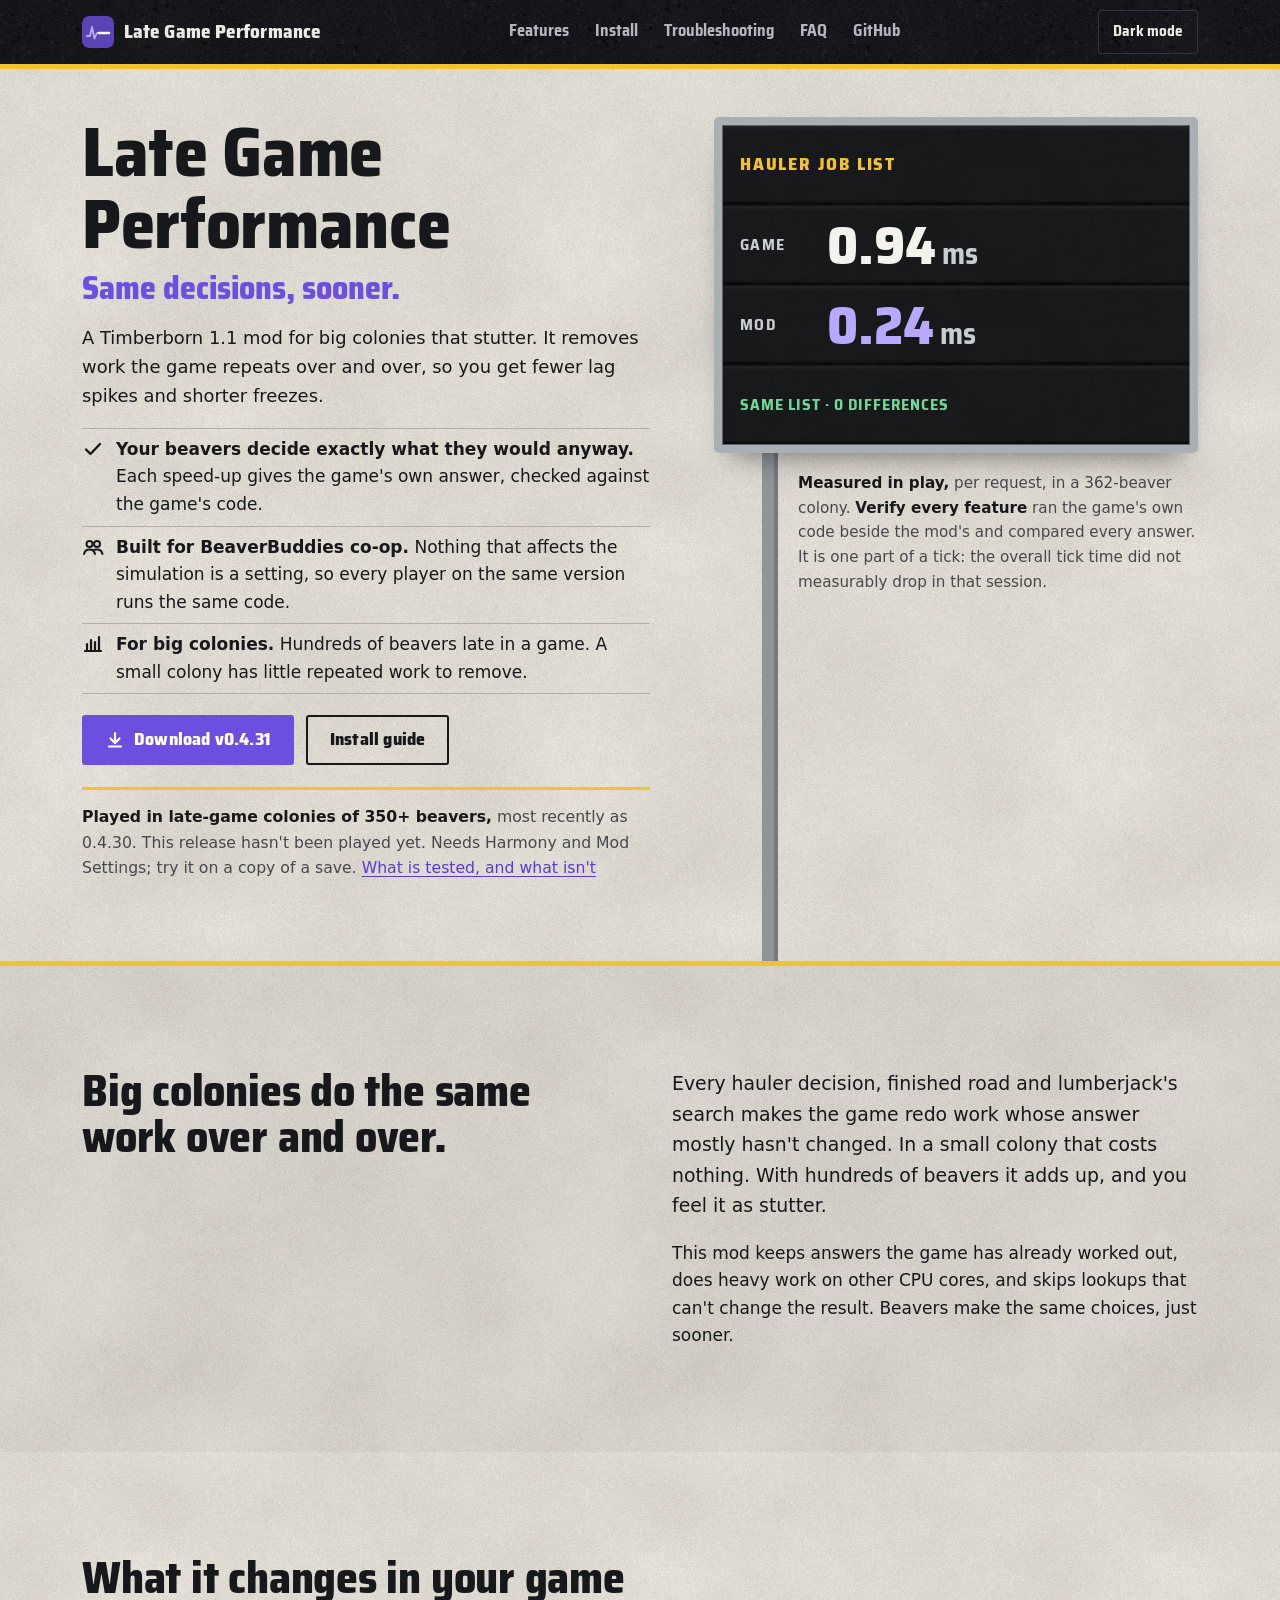
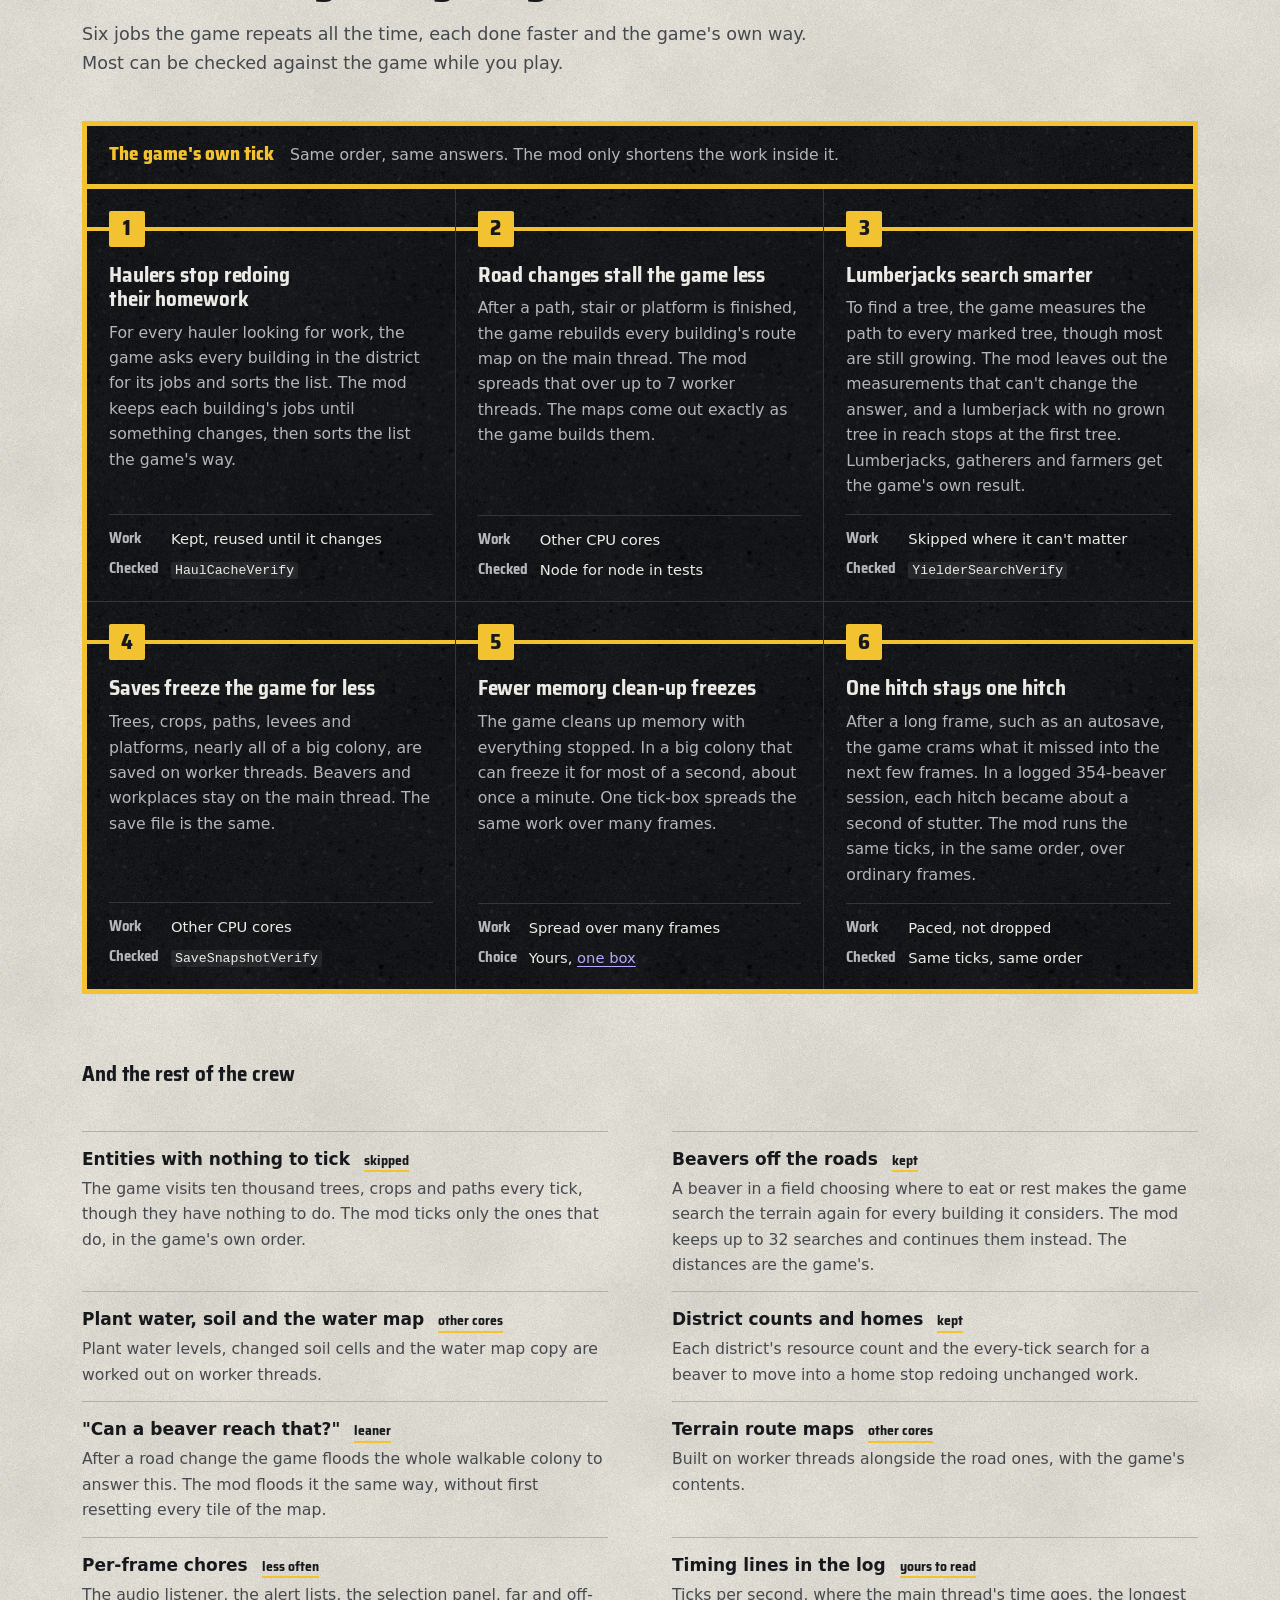
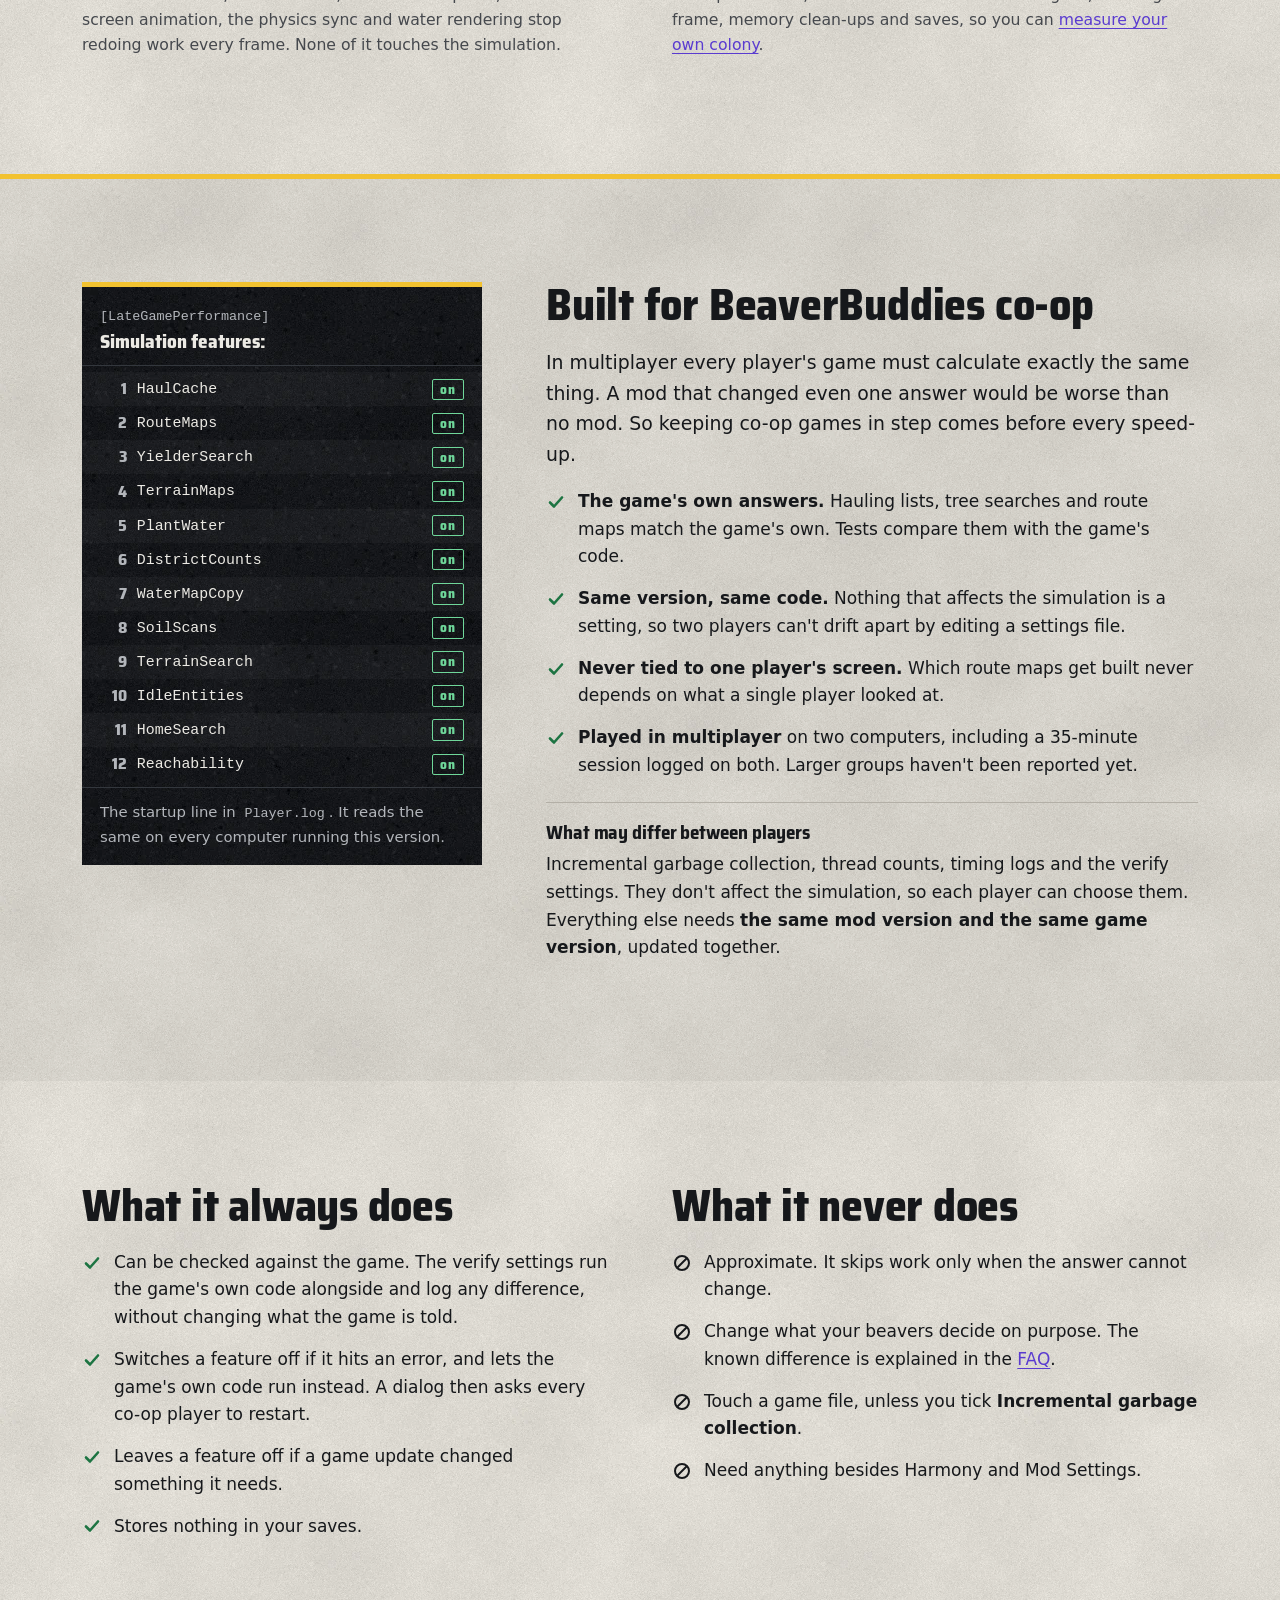
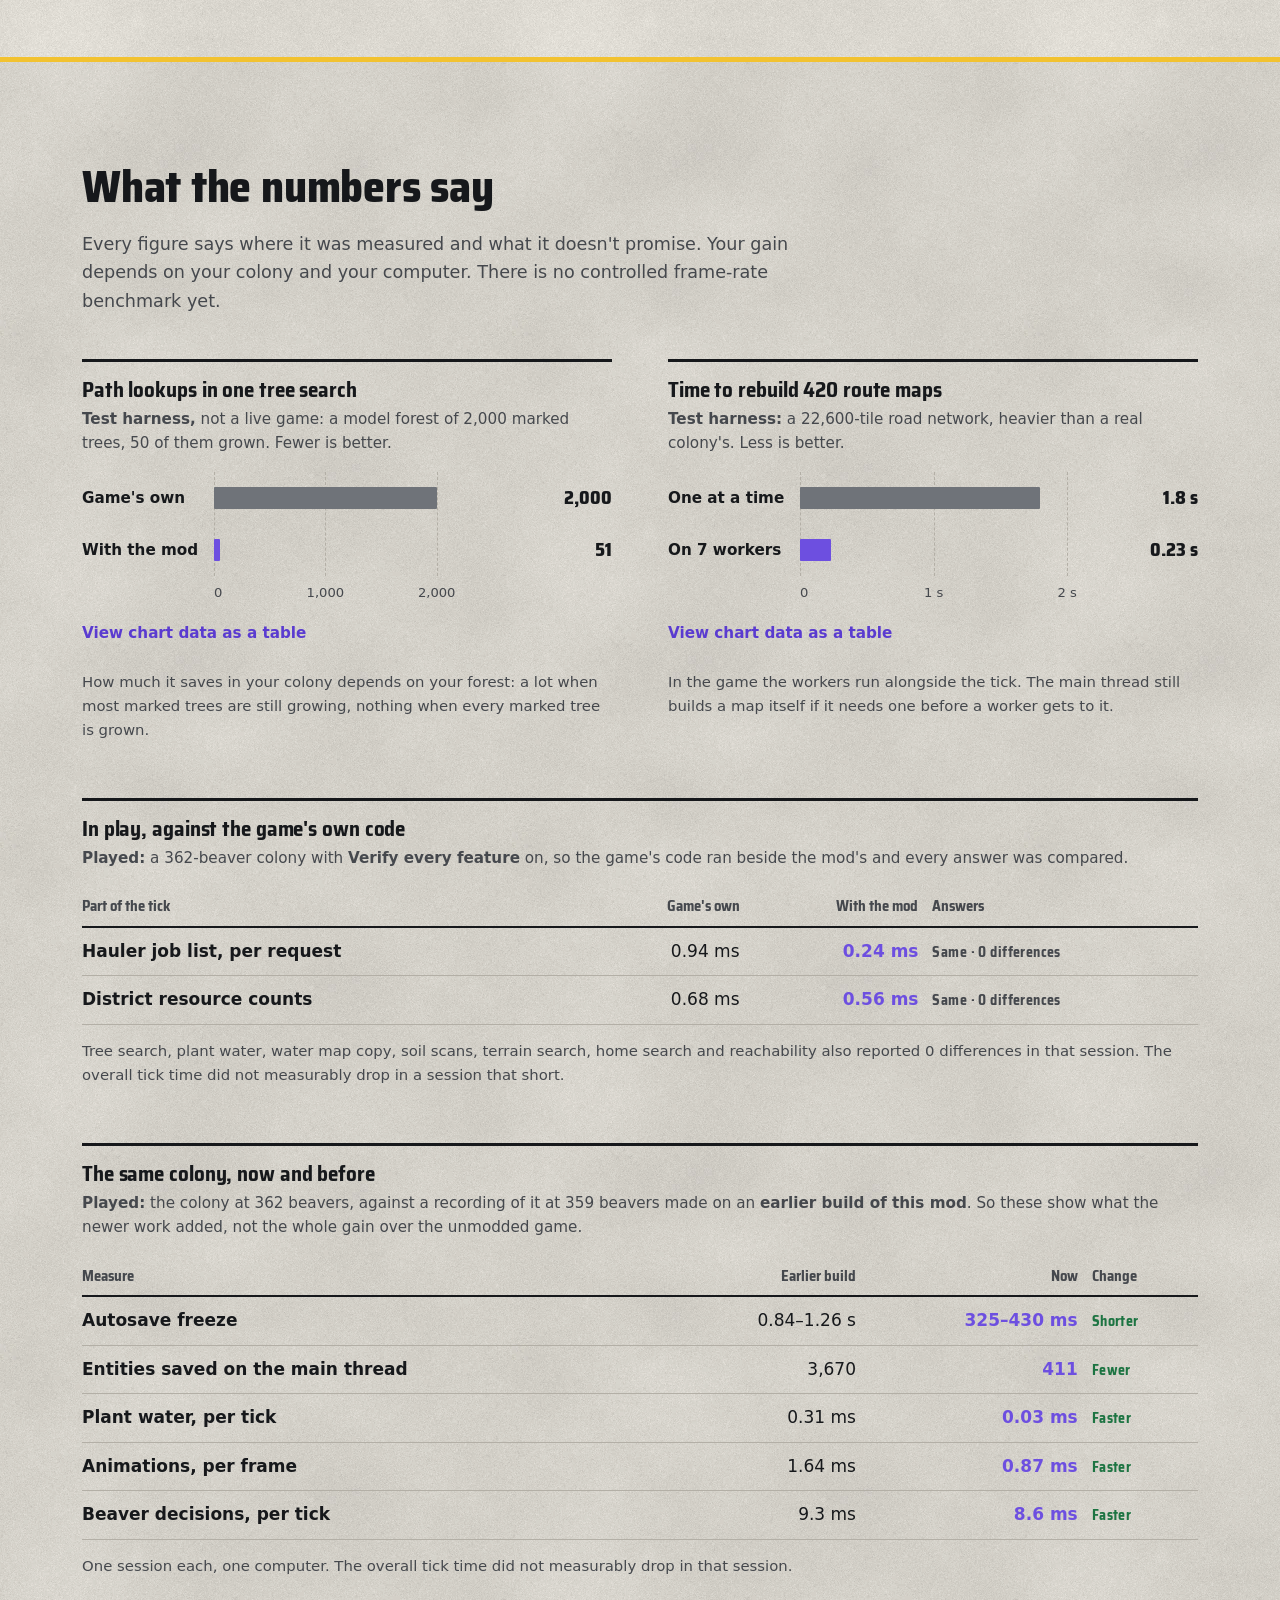
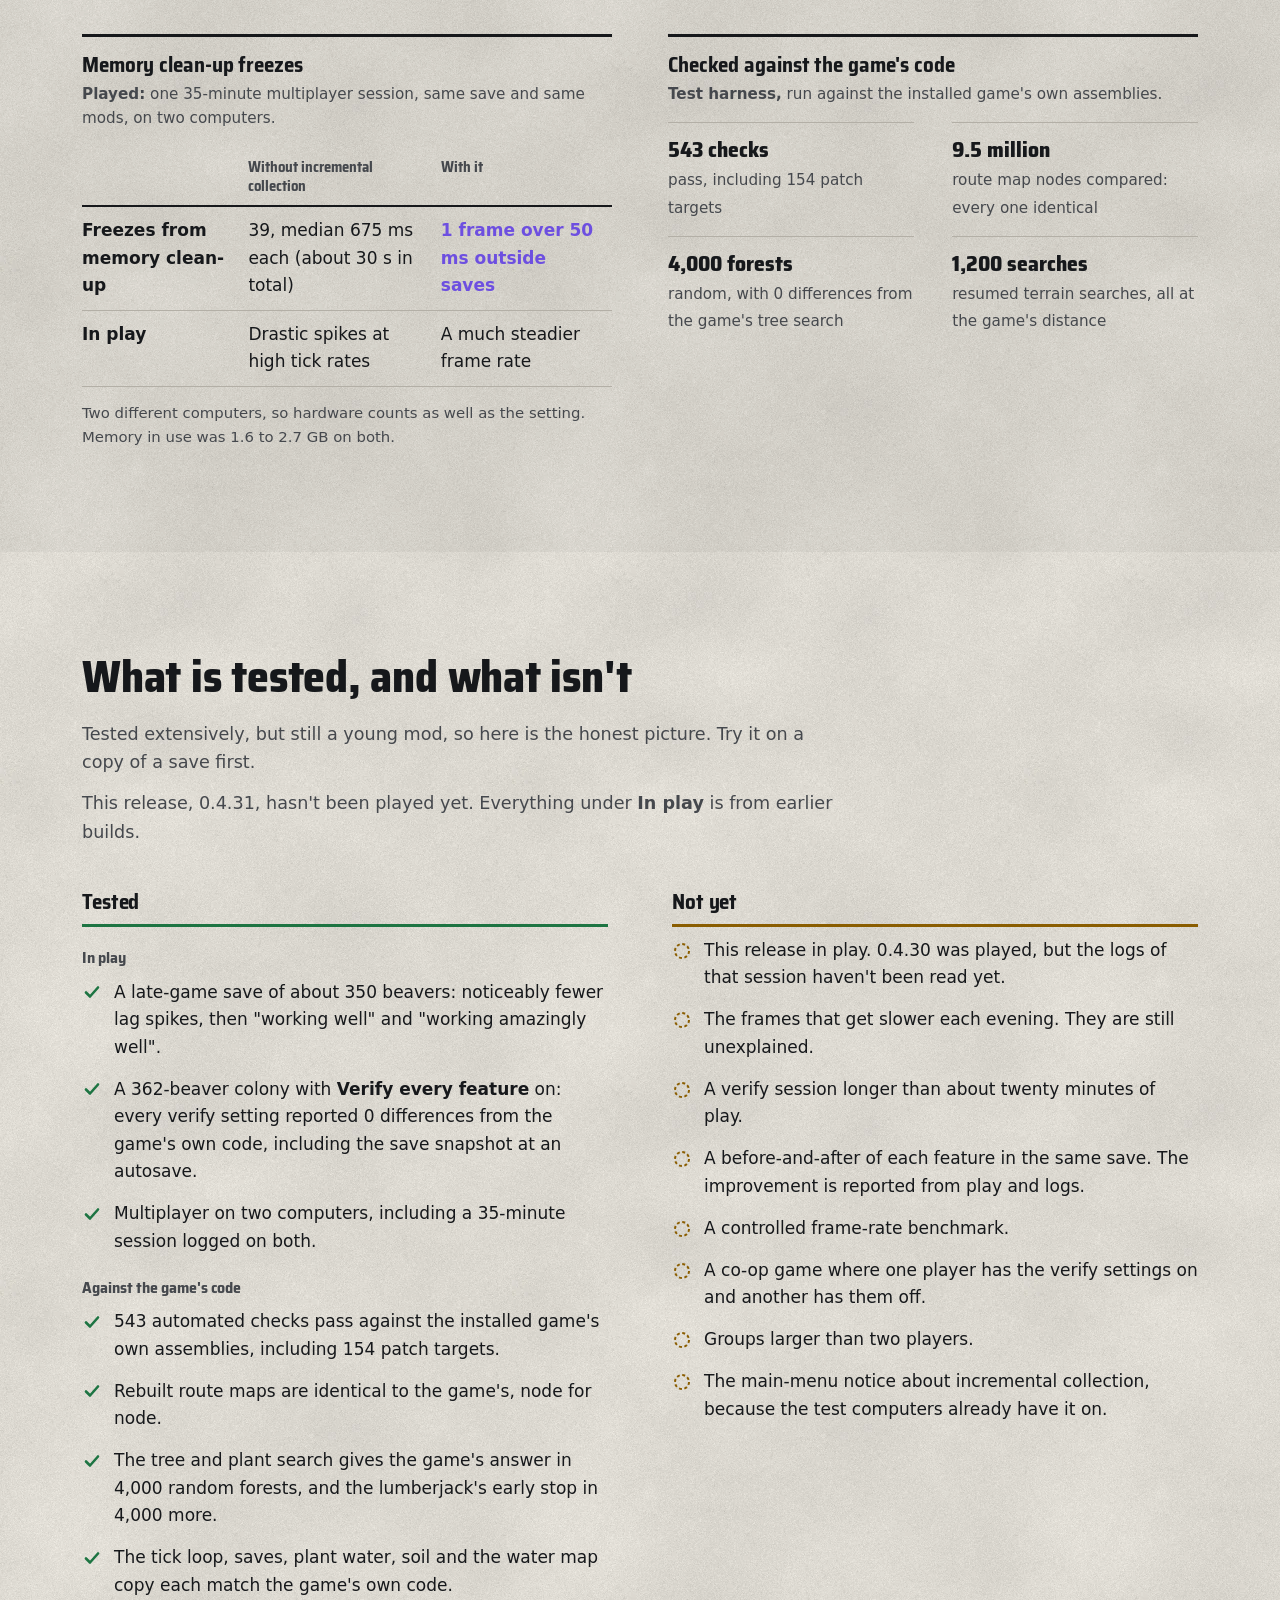
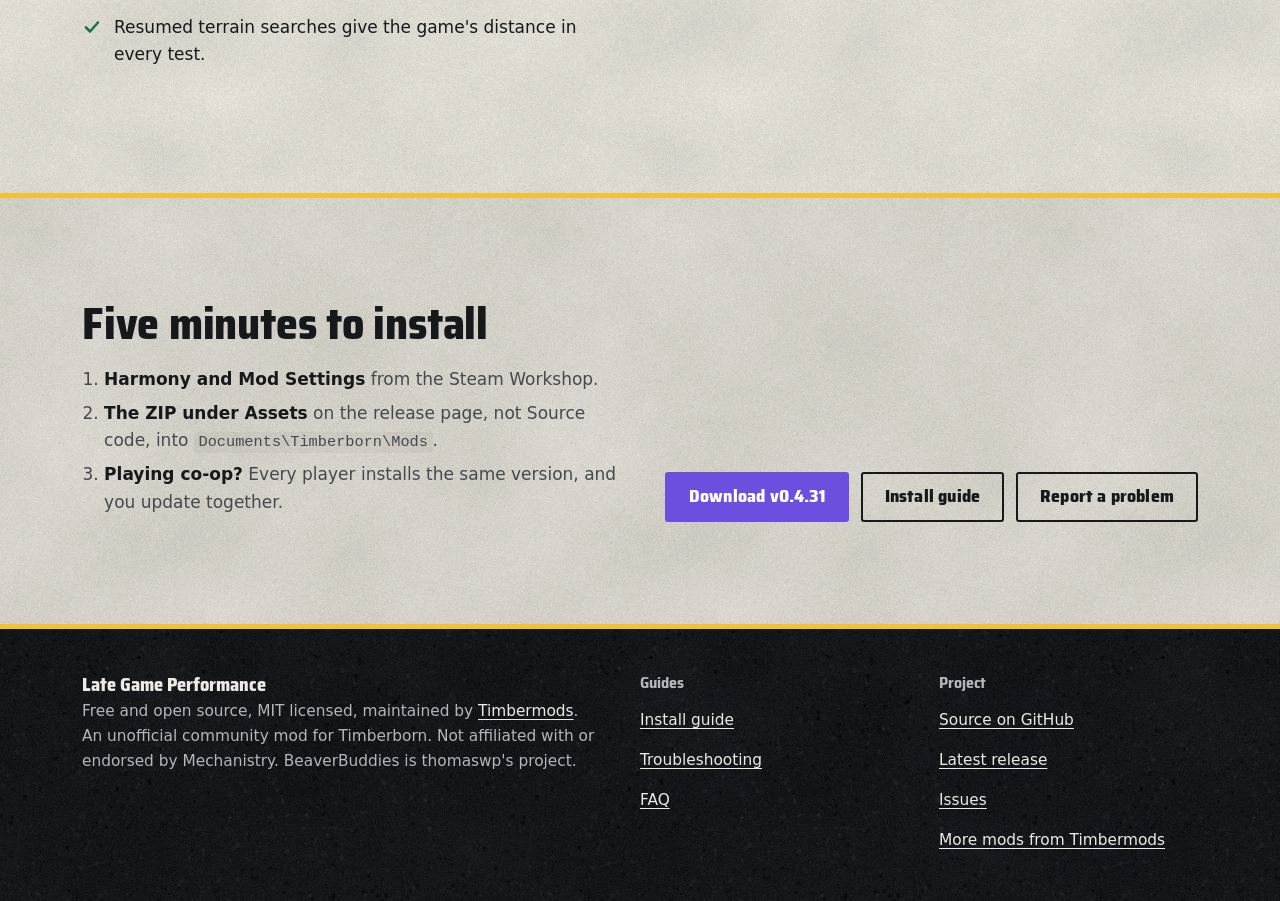
<file: docs/index.html>
<!doctype html>
<html lang="en">
<head>
<meta charset="utf-8">
<meta name="viewport" content="width=device-width, initial-scale=1">
<title>Late Game Performance: fewer lag spikes in big Timberborn colonies</title>
<meta name="description" content="A Timberborn 1.1 mod that removes work the game repeats in big colonies, so late games stutter less. Beavers decide exactly what they would anyway. Built for BeaverBuddies co-op.">
<meta property="og:title" content="Late Game Performance for Timberborn">
<meta property="og:description" content="Fewer lag spikes in big colonies. Same decisions, sooner. Built for BeaverBuddies co-op.">
<meta property="og:type" content="website">
<meta name="theme-color" content="#141619">
<link rel="icon" href="favicon.svg" type="image/svg+xml">
<script>try{var t=localStorage.getItem('lgp-theme');if(t)document.documentElement.setAttribute('data-theme',t)}catch(e){}</script>
<link rel="preload" href="fonts/saira-semi-condensed-latin-800.woff2" as="font" type="font/woff2" crossorigin>
<link rel="stylesheet" href="style.css">
</head>
<body>
<a class="skip" href="#main">Skip to content</a>
<header class="site-header">
  <div class="wrap masthead">
    <a class="brand" href="index.html"><img src="favicon.svg" alt="" width="32" height="32"> Late Game Performance</a>
    <nav class="nav" aria-label="Main">
      <a href="index.html#features">Features</a>
      <a href="install.html">Install</a>
      <a href="troubleshooting.html">Troubleshooting</a>
      <a href="faq.html">FAQ</a>
      <a href="https://github.com/timbermods/LateGamePerformance">GitHub</a>
    </nav>
    <button class="theme-btn" id="theme-toggle" type="button">Dark mode</button>
  </div>
</header>

<main id="main">
<!-- ============ hero ============ -->
<section class="hero">
  <div class="wrap hero-grid">
    <div>
      <h1>Late Game Performance</h1>
      <p class="pitch">Same decisions, sooner.</p>
      <p class="lead">A Timberborn 1.1 mod for big colonies that stutter. It removes work the game repeats over and over, so you get fewer lag spikes and shorter freezes.</p>
      <ul class="facts">
        <li><svg viewBox="0 0 22 22" aria-hidden="true"><path d="M4 11.5l4.5 4.5L18 6" fill="none" stroke="currentColor" stroke-width="2.4" stroke-linecap="round" stroke-linejoin="round"/></svg><span><b>Your beavers decide exactly what they would anyway.</b> Each speed-up gives the game's own answer, checked against the game's code.</span></li>
        <li><svg viewBox="0 0 22 22" aria-hidden="true"><circle cx="7.5" cy="8" r="3" fill="none" stroke="currentColor" stroke-width="2"/><circle cx="15" cy="8" r="3" fill="none" stroke="currentColor" stroke-width="2"/><path d="M2 18c.6-3 2.8-4.6 5.5-4.6S12.4 15 13 18M11 14.2c1-.6 2.4-.8 4-.8 2.7 0 4.9 1.6 5.5 4.6" fill="none" stroke="currentColor" stroke-width="2" stroke-linecap="round"/></svg><span><b>Built for BeaverBuddies co-op.</b> Nothing that affects the simulation is a setting, so every player on the same version runs the same code.</span></li>
        <li><svg viewBox="0 0 22 22" aria-hidden="true"><path d="M3 18h16M5 18V11M9 18V7M13 18V9M17 18V4" fill="none" stroke="currentColor" stroke-width="2.2" stroke-linecap="round"/></svg><span><b>For big colonies.</b> Hundreds of beavers late in a game. A small colony has little repeated work to remove.</span></li>
      </ul>
      <div class="btn-row">
        <a class="btn btn-primary" href="https://github.com/timbermods/LateGamePerformance/releases/latest" data-release-href="download"><svg viewBox="0 0 18 18" aria-hidden="true"><path d="M9 2v10M4.5 7.5L9 12l4.5-4.5M3 15.5h12" fill="none" stroke="currentColor" stroke-width="2.2" stroke-linecap="round" stroke-linejoin="round"/></svg><span>Download <span data-release="tag">v0.4.31</span></span></a>
        <a class="btn btn-ghost" href="install.html">Install guide</a>
      </div>
      <p class="status-note" role="note" data-release-pinned="0.4.31"><strong>Played in late-game colonies of 350+ beavers,</strong> most recently as 0.4.30. This release hasn't been played yet. Needs Harmony and Mod Settings; try it on a copy of a save. <a href="#status">What is tested, and what isn't</a></p>
    </div>
    <figure class="pitboard">
        <div class="board" role="img" aria-label="Pit board: hauler job list, per request. The game's own: 0.94 milliseconds. The mod: 0.24 milliseconds. Same list, 0 differences.">
          <div class="board-row title"><span>HAULER JOB LIST</span></div>
          <div class="board-row"><span class="k">GAME</span><span class="v">0.94<small>ms</small></span></div>
          <div class="board-row mod"><span class="k">MOD</span><span class="v">0.24<small>ms</small></span></div>
          <div class="board-row foot"><span>SAME LIST · 0 DIFFERENCES</span></div>
        </div>
      <figcaption><b>Measured in play,</b> per request, in a 362-beaver colony. <b>Verify every feature</b> ran the game's own code beside the mod's and compared every answer. It is one part of a tick: the overall tick time did not measurably drop in that session.</figcaption>
    </figure>
  </div>
</section>

<!-- ============ why ============ -->
<section class="band painted" id="why">
  <div class="wrap two-col">
    <div>
      <h2>Big colonies do the same work over and over.</h2>
    </div>
    <div>
      <p class="big">Every hauler decision, finished road and lumberjack's search makes the game redo work whose answer mostly hasn't changed. In a small colony that costs nothing. With hundreds of beavers it adds up, and you feel it as stutter.</p>
      <p>This mod keeps answers the game has already worked out, does heavy work on other CPU cores, and skips lookups that can't change the result. Beavers make the same choices, just sooner.</p>
    </div>
  </div>
</section>

<!-- ============ features: the crew ============ -->
<section id="features">
  <div class="wrap">
    <div class="section-head">
      <h2>What it changes in your game</h2>
      <p>Six jobs the game repeats all the time, each done faster and the game's own way. Most can be checked against the game while you play.</p>
    </div>
    <div class="pitbox">
      <div class="pitbox-tick"><b>The game's own tick</b><span>Same order, same answers. The mod only shortens the work inside it.</span></div>
      <div class="stations">
        <article class="station">
          <h3>Haulers stop redoing their homework</h3>
          <p>For every hauler looking for work, the game asks every building in the district for its jobs and sorts the list. The mod keeps each building's jobs until something changes, then sorts the list the game's way.</p>
          <dl><dt>Work</dt><dd>Kept, reused until it changes</dd><dt>Checked</dt><dd><code>HaulCacheVerify</code></dd></dl>
        </article>
        <article class="station">
          <h3>Road changes stall the game less</h3>
          <p>After a path, stair or platform is finished, the game rebuilds every building's route map on the main thread. The mod spreads that over up to 7 worker threads. The maps come out exactly as the game builds them.</p>
          <dl><dt>Work</dt><dd>Other CPU cores</dd><dt>Checked</dt><dd>Node for node in tests</dd></dl>
        </article>
        <article class="station">
          <h3>Lumberjacks search smarter</h3>
          <p>To find a tree, the game measures the path to every marked tree, though most are still growing. The mod leaves out the measurements that can't change the answer, and a lumberjack with no grown tree in reach stops at the first tree. Lumberjacks, gatherers and farmers get the game's own result.</p>
          <dl><dt>Work</dt><dd>Skipped where it can't matter</dd><dt>Checked</dt><dd><code>YielderSearchVerify</code></dd></dl>
        </article>
        <article class="station">
          <h3>Saves freeze the game for less</h3>
          <p>Trees, crops, paths, levees and platforms, nearly all of a big colony, are saved on worker threads. Beavers and workplaces stay on the main thread. The save file is the same.</p>
          <dl><dt>Work</dt><dd>Other CPU cores</dd><dt>Checked</dt><dd><code>SaveSnapshotVerify</code></dd></dl>
        </article>
        <article class="station">
          <h3>Fewer memory clean-up freezes</h3>
          <p>The game cleans up memory with everything stopped. In a big colony that can freeze it for most of a second, about once a minute. One tick-box spreads the same work over many frames.</p>
          <dl><dt>Work</dt><dd>Spread over many frames</dd><dt>Choice</dt><dd>Yours, <a href="install.html#gc">one box</a></dd></dl>
        </article>
        <article class="station">
          <h3>One hitch stays one hitch</h3>
          <p>After a long frame, such as an autosave, the game crams what it missed into the next few frames. In a logged 354-beaver session, each hitch became about a second of stutter. The mod runs the same ticks, in the same order, over ordinary frames.</p>
          <dl><dt>Work</dt><dd>Paced, not dropped</dd><dt>Checked</dt><dd>Same ticks, same order</dd></dl>
        </article>
      </div>
    </div>

    <div class="section-head roster-head">
      <h3>And the rest of the crew</h3>
    </div>
    <dl class="roster">
      <div><dt>Entities with nothing to tick <span class="where">skipped</span></dt><dd>The game visits ten thousand trees, crops and paths every tick, though they have nothing to do. The mod ticks only the ones that do, in the game's own order.</dd></div>
      <div><dt>Beavers off the roads <span class="where">kept</span></dt><dd>A beaver in a field choosing where to eat or rest makes the game search the terrain again for every building it considers. The mod keeps up to 32 searches and continues them instead. The distances are the game's.</dd></div>
      <div><dt>Plant water, soil and the water map <span class="where">other cores</span></dt><dd>Plant water levels, changed soil cells and the water map copy are worked out on worker threads.</dd></div>
      <div><dt>District counts and homes <span class="where">kept</span></dt><dd>Each district's resource count and the every-tick search for a beaver to move into a home stop redoing unchanged work.</dd></div>
      <div><dt>"Can a beaver reach that?" <span class="where">leaner</span></dt><dd>After a road change the game floods the whole walkable colony to answer this. The mod floods it the same way, without first resetting every tile of the map.</dd></div>
      <div><dt>Terrain route maps <span class="where">other cores</span></dt><dd>Built on worker threads alongside the road ones, with the game's contents.</dd></div>
      <div><dt>Per-frame chores <span class="where">less often</span></dt><dd>The audio listener, the alert lists, the selection panel, far and off-screen animation, the physics sync and water rendering stop redoing work every frame. None of it touches the simulation.</dd></div>
      <div><dt>Timing lines in the log <span class="where">yours to read</span></dt><dd>Ticks per second, where the main thread's time goes, the longest frame, memory clean-ups and saves, so you can <a href="faq.html#timing">measure your own colony</a>.</dd></div>
    </dl>
  </div>
</section>

<!-- ============ co-op ============ -->
<section class="band painted" id="coop">
  <div class="wrap coop-grid">
    <figure class="tower" data-tower>
      <div class="tower-head"><code>[LateGamePerformance]</code><b>Simulation features:</b></div>
      <ol>
        <li>HaulCache <span class="on">on</span></li>
        <li>RouteMaps <span class="on">on</span></li>
        <li>YielderSearch <span class="on">on</span></li>
        <li>TerrainMaps <span class="on">on</span></li>
        <li>PlantWater <span class="on">on</span></li>
        <li>DistrictCounts <span class="on">on</span></li>
        <li>WaterMapCopy <span class="on">on</span></li>
        <li>SoilScans <span class="on">on</span></li>
        <li>TerrainSearch <span class="on">on</span></li>
        <li>IdleEntities <span class="on">on</span></li>
        <li>HomeSearch <span class="on">on</span></li>
        <li>Reachability <span class="on">on</span></li>
      </ol>
      <figcaption>The startup line in <code>Player.log</code>. It reads the same on every computer running this version.</figcaption>
    </figure>
    <div>
      <h2>Built for BeaverBuddies co-op</h2>
      <p class="big">In multiplayer every player's game must calculate exactly the same thing. A mod that changed even one answer would be worse than no mod. So keeping co-op games in step comes before every speed-up.</p>
      <ul class="checks">
        <li><strong>The game's own answers.</strong> Hauling lists, tree searches and route maps match the game's own. Tests compare them with the game's code.</li>
        <li><strong>Same version, same code.</strong> Nothing that affects the simulation is a setting, so two players can't drift apart by editing a settings file.</li>
        <li><strong>Never tied to one player's screen.</strong> Which route maps get built never depends on what a single player looked at.</li>
        <li><strong>Played in multiplayer</strong> on two computers, including a 35-minute session logged on both. Larger groups haven't been reported yet.</li>
      </ul>
      <div class="differ">
        <h3>What may differ between players</h3>
        <p>Incremental garbage collection, thread counts, timing logs and the verify settings. They don't affect the simulation, so each player can choose them. Everything else needs <strong>the same mod version and the same game version</strong>, updated together.</p>
      </div>
    </div>
  </div>
</section>

<!-- ============ rules ============ -->
<section id="rules">
  <div class="wrap two-col">
    <div>
      <h2>What it always does</h2>
      <ul class="checks">
        <li>Can be checked against the game. The verify settings run the game's own code alongside and log any difference, without changing what the game is told.</li>
        <li>Switches a feature off if it hits an error, and lets the game's own code run instead. A dialog then asks every co-op player to restart.</li>
        <li>Leaves a feature off if a game update changed something it needs.</li>
        <li>Stores nothing in your saves.</li>
      </ul>
    </div>
    <div>
      <h2>What it never does</h2>
      <ul class="checks never">
        <li>Approximate. It skips work only when the answer cannot change.</li>
        <li>Change what your beavers decide on purpose. The known difference is explained in the <a href="faq.html#same-results">FAQ</a>.</li>
        <li>Touch a game file, unless you tick <strong>Incremental garbage collection</strong>.</li>
        <li>Need anything besides Harmony and Mod Settings.</li>
      </ul>
    </div>
  </div>
</section>

<!-- ============ results: timing sheets ============ -->
<section class="band painted" id="results">
  <div class="wrap">
    <div class="section-head">
      <h2>What the numbers say</h2>
      <p>Every figure says where it was measured and what it doesn't promise. Your gain depends on your colony and your computer. There is no controlled frame-rate benchmark yet.</p>
    </div>
    <div class="sheets">
      <div class="sheet chart-card">
        <h3>Path lookups in one tree search</h3>
        <p class="src"><b>Test harness,</b> not a live game: a model forest of 2,000 marked trees, 50 of them grown. Fewer is better.</p>
        <div class="chart" role="group" aria-label="Bar chart of path lookups: the game's own search 2,000, with the mod 51.">
          <div class="grid-layer" aria-hidden="true"><i style="left:0"></i><i style="left:33.333%"></i><i style="left:66.667%"></i></div>
          <div class="row" tabindex="0" data-name="Game's own search" data-value="2,000" data-color="var(--bar-game)" data-desc="The game measures the path distance of every marked tree before asking whether it has anything to take.">
            <span class="lab">Game's own</span>
            <span class="track"><span class="bar" style="width:66.667%;background:var(--bar-game)"></span><span class="val">2,000</span></span>
            <span class="sr-only">The game measures the path distance of every marked tree before asking whether it has anything to take.</span>
          </div>
          <div class="row" tabindex="0" data-name="With the mod" data-value="51" data-color="var(--bar-mod)" data-desc="Only the lookups that can change the answer are made, in the game's order. The answer is the same.">
            <span class="lab">With the mod</span>
            <span class="track"><span class="bar" style="width:1.7%;min-width:4px;background:var(--bar-mod)"></span><span class="val">51</span></span>
            <span class="sr-only">Only the lookups that can change the answer are made, in the game's order. The answer is the same.</span>
          </div>
          <div class="ticks" aria-hidden="true"><i style="left:0">0</i><i style="left:33.333%">1,000</i><i style="left:66.667%">2,000</i></div>
        </div>
        <div class="tip" role="tooltip" aria-hidden="true"></div>
        <details class="table-view">
          <summary>View chart data as a table</summary>
          <table>
            <caption>Path lookups in one tree search</caption>
            <thead><tr><th scope="col">Case</th><th scope="col" class="num">Lookups</th></tr></thead>
            <tbody>
              <tr><th scope="row">Game's own search</th><td class="num">2,000</td></tr>
              <tr><th scope="row">With the mod</th><td class="num">51</td></tr>
            </tbody>
          </table>
        </details>
        <p class="limit">How much it saves in your colony depends on your forest: a lot when most marked trees are still growing, nothing when every marked tree is grown.</p>
      </div>

      <div class="sheet chart-card">
        <h3>Time to rebuild 420 route maps</h3>
        <p class="src"><b>Test harness:</b> a 22,600-tile road network, heavier than a real colony's. Less is better.</p>
        <div class="chart" role="group" aria-label="Bar chart of route map rebuild time: one at a time about 1.8 seconds, on 7 workers about 0.23 seconds.">
          <div class="grid-layer" aria-hidden="true"><i style="left:0"></i><i style="left:40%"></i><i style="left:80%"></i></div>
          <div class="row" tabindex="0" data-name="One at a time" data-value="1.8 s" data-color="var(--bar-game)" data-desc="One after another on a single thread, as the game rebuilds them.">
            <span class="lab">One at a time</span>
            <span class="track"><span class="bar" style="width:72%;background:var(--bar-game)"></span><span class="val">1.8 s</span></span>
            <span class="sr-only">One after another on a single thread, as the game rebuilds them.</span>
          </div>
          <div class="row" tabindex="0" data-name="On 7 workers" data-value="0.23 s" data-color="var(--bar-mod)" data-desc="The same maps spread over 7 worker threads. The contents are identical.">
            <span class="lab">On 7 workers</span>
            <span class="track"><span class="bar" style="width:9.2%;background:var(--bar-mod)"></span><span class="val">0.23 s</span></span>
            <span class="sr-only">The same maps spread over 7 worker threads. The contents are identical.</span>
          </div>
          <div class="ticks" aria-hidden="true"><i style="left:0">0</i><i style="left:40%">1 s</i><i style="left:80%">2 s</i></div>
        </div>
        <div class="tip" role="tooltip" aria-hidden="true"></div>
        <details class="table-view">
          <summary>View chart data as a table</summary>
          <table>
            <caption>Time to rebuild 420 route maps</caption>
            <thead><tr><th scope="col">Case</th><th scope="col" class="num">Time</th></tr></thead>
            <tbody>
              <tr><th scope="row">One at a time</th><td class="num">about 1.8 s</td></tr>
              <tr><th scope="row">On 7 workers</th><td class="num">about 0.23 s</td></tr>
            </tbody>
          </table>
        </details>
        <p class="limit">In the game the workers run alongside the tick. The main thread still builds a map itself if it needs one before a worker gets to it.</p>
      </div>

      <div class="sheet wide">
        <h3>In play, against the game's own code</h3>
        <p class="src"><b>Played:</b> a 362-beaver colony with <b>Verify every feature</b> on, so the game's code ran beside the mod's and every answer was compared.</p>
        <div class="table-scroll">
          <table class="timing">
            <thead><tr><th scope="col">Part of the tick</th><th scope="col" class="num">Game's own</th><th scope="col" class="num">With the mod</th><th scope="col">Answers</th></tr></thead>
            <tbody>
              <tr><th scope="row">Hauler job list, per request</th><td class="num">0.94 ms</td><td class="num mod">0.24 ms</td><td><span class="state same">Same · 0 differences</span></td></tr>
              <tr><th scope="row">District resource counts</th><td class="num">0.68 ms</td><td class="num mod">0.56 ms</td><td><span class="state same">Same · 0 differences</span></td></tr>
            </tbody>
          </table>
        </div>
        <p class="limit">Tree search, plant water, water map copy, soil scans, terrain search, home search and reachability also reported 0 differences in that session. The overall tick time did not measurably drop in a session that short.</p>
      </div>

      <div class="sheet wide">
        <h3>The same colony, now and before</h3>
        <p class="src"><b>Played:</b> the colony at 362 beavers, against a recording of it at 359 beavers made on an <b>earlier build of this mod</b>. So these show what the newer work added, not the whole gain over the unmodded game.</p>
        <div class="table-scroll">
          <table class="timing">
            <thead><tr><th scope="col">Measure</th><th scope="col" class="num">Earlier build</th><th scope="col" class="num">Now</th><th scope="col">Change</th></tr></thead>
            <tbody>
              <tr><th scope="row">Autosave freeze</th><td class="num">0.84–1.26 s</td><td class="num mod">325–430 ms</td><td><span class="state faster">Shorter</span></td></tr>
              <tr><th scope="row">Entities saved on the main thread</th><td class="num">3,670</td><td class="num mod">411</td><td><span class="state faster">Fewer</span></td></tr>
              <tr><th scope="row">Plant water, per tick</th><td class="num">0.31 ms</td><td class="num mod">0.03 ms</td><td><span class="state faster">Faster</span></td></tr>
              <tr><th scope="row">Animations, per frame</th><td class="num">1.64 ms</td><td class="num mod">0.87 ms</td><td><span class="state faster">Faster</span></td></tr>
              <tr><th scope="row">Beaver decisions, per tick</th><td class="num">9.3 ms</td><td class="num mod">8.6 ms</td><td><span class="state faster">Faster</span></td></tr>
            </tbody>
          </table>
        </div>
        <p class="limit">One session each, one computer. The overall tick time did not measurably drop in that session.</p>
      </div>

      <div class="sheet">
        <h3>Memory clean-up freezes</h3>
        <p class="src"><b>Played:</b> one 35-minute multiplayer session, same save and same mods, on two computers.</p>
        <div class="table-scroll">
          <table class="timing">
            <thead><tr><th scope="col"></th><th scope="col">Without incremental collection</th><th scope="col">With it</th></tr></thead>
            <tbody>
              <tr><th scope="row">Freezes from memory clean-up</th><td>39, median 675 ms each (about 30 s in total)</td><td class="mod">1 frame over 50 ms outside saves</td></tr>
              <tr><th scope="row">In play</th><td>Drastic spikes at high tick rates</td><td>A much steadier frame rate</td></tr>
            </tbody>
          </table>
        </div>
        <p class="limit">Two different computers, so hardware counts as well as the setting. Memory in use was 1.6 to 2.7 GB on both.</p>
      </div>

      <div class="sheet">
        <h3>Checked against the game's code</h3>
        <p class="src"><b>Test harness,</b> run against the installed game's own assemblies.</p>
        <ul class="proofs">
          <li><b>543 checks</b><span>pass, including 154 patch targets</span></li>
          <li><b>9.5 million</b><span>route map nodes compared: every one identical</span></li>
          <li><b>4,000 forests</b><span>random, with 0 differences from the game's tree search</span></li>
          <li><b>1,200 searches</b><span>resumed terrain searches, all at the game's distance</span></li>
        </ul>
      </div>
    </div>
  </div>
</section>

<!-- ============ status ============ -->
<section id="status">
  <div class="wrap">
    <div class="section-head" data-release-pinned="0.4.31">
      <h2>What is tested, and what isn't</h2>
      <p>Tested extensively, but still a young mod, so here is the honest picture. Try it on a copy of a save first.</p>
      <p>This release, 0.4.31, hasn't been played yet. Everything under <b>In play</b> is from earlier builds.</p>
    </div>
    <div class="status-grid">
      <div>
        <h3>Tested</h3>
        <h4>In play</h4>
        <ul class="checks">
          <li>A late-game save of about 350 beavers: noticeably fewer lag spikes, then "working well" and "working amazingly well".</li>
          <li>A 362-beaver colony with <strong>Verify every feature</strong> on: every verify setting reported 0 differences from the game's own code, including the save snapshot at an autosave.</li>
          <li>Multiplayer on two computers, including a 35-minute session logged on both.</li>
        </ul>
        <h4>Against the game's code</h4>
        <ul class="checks">
          <li>543 automated checks pass against the installed game's own assemblies, including 154 patch targets.</li>
          <li>Rebuilt route maps are identical to the game's, node for node.</li>
          <li>The tree and plant search gives the game's answer in 4,000 random forests, and the lumberjack's early stop in 4,000 more.</li>
          <li>The tick loop, saves, plant water, soil and the water map copy each match the game's own code.</li>
          <li>Resumed terrain searches give the game's distance in every test.</li>
        </ul>
      </div>
      <div class="open-col">
        <h3>Not yet</h3>
        <ul class="checks open">
          <li>This release in play. 0.4.30 was played, but the logs of that session haven't been read yet.</li>
          <li>The frames that get slower each evening. They are still unexplained.</li>
          <li>A verify session longer than about twenty minutes of play.</li>
          <li>A before-and-after of each feature in the same save. The improvement is reported from play and logs.</li>
          <li>A controlled frame-rate benchmark.</li>
          <li>A co-op game where one player has the verify settings on and another has them off.</li>
          <li>Groups larger than two players.</li>
          <li>The main-menu notice about incremental collection, because the test computers already have it on.</li>
        </ul>
      </div>
    </div>
  </div>
</section>

<!-- ============ closing ============ -->
<section class="band painted closing">
  <div class="wrap">
    <div>
      <h2>Five minutes to install</h2>
      <ol>
        <li><b>Harmony and Mod Settings</b> from the Steam Workshop.</li>
        <li><b>The ZIP under Assets</b> on the release page, not Source code, into <code>Documents\Timberborn\Mods</code>.</li>
        <li><b>Playing co-op?</b> Every player installs the same version, and you update together.</li>
      </ol>
    </div>
    <div class="btn-row">
      <a class="btn btn-primary" href="https://github.com/timbermods/LateGamePerformance/releases/latest" data-release-href="download"><span>Download <span data-release="tag">v0.4.31</span></span></a>
      <a class="btn btn-ghost" href="install.html">Install guide</a>
      <a class="btn btn-ghost" href="https://github.com/timbermods/LateGamePerformance/issues/new">Report a problem</a>
    </div>
  </div>
</section>
</main>

<footer class="site-footer">
  <div class="wrap foot">
    <div><strong>Late Game Performance</strong><p>Free and open source, MIT licensed, maintained by <a href="https://github.com/timbermods">Timbermods</a>. An unofficial community mod for Timberborn. Not affiliated with or endorsed by Mechanistry. BeaverBuddies is thomaswp's project.</p></div>
    <div><h2>Guides</h2><ul><li><a href="install.html">Install guide</a></li><li><a href="troubleshooting.html">Troubleshooting</a></li><li><a href="faq.html">FAQ</a></li></ul></div>
    <div><h2>Project</h2><ul><li><a href="https://github.com/timbermods/LateGamePerformance">Source on GitHub</a></li><li><a href="https://github.com/timbermods/LateGamePerformance/releases/latest">Latest release</a></li><li><a href="https://github.com/timbermods/LateGamePerformance/issues">Issues</a></li><li><a href="https://timbermods.github.io/">More mods from Timbermods</a></li></ul></div>
  </div>
</footer>
<script src="site.js" defer></script>
<script src="release.js" defer data-repo="timbermods/LateGamePerformance" data-asset="^LateGamePerformance-[\d.]+\.zip$"></script>
</body>
</html>
</file>
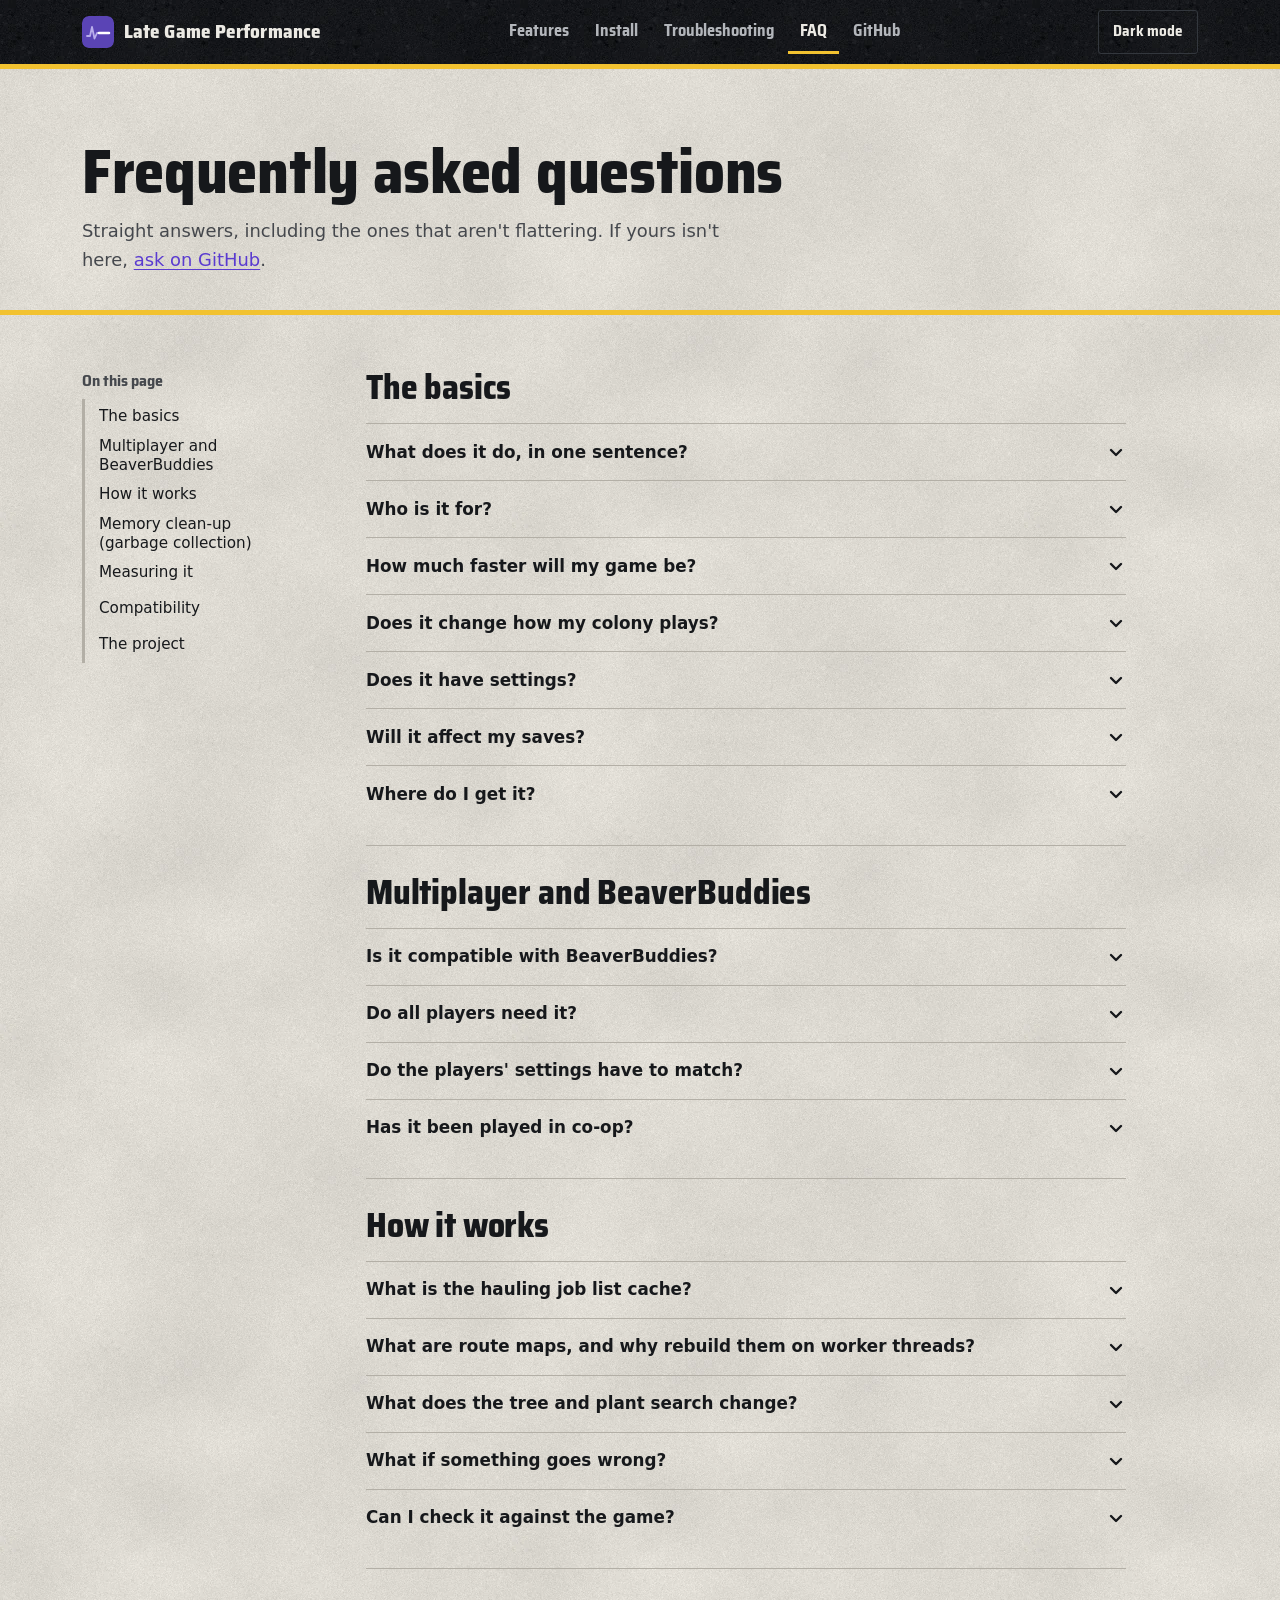
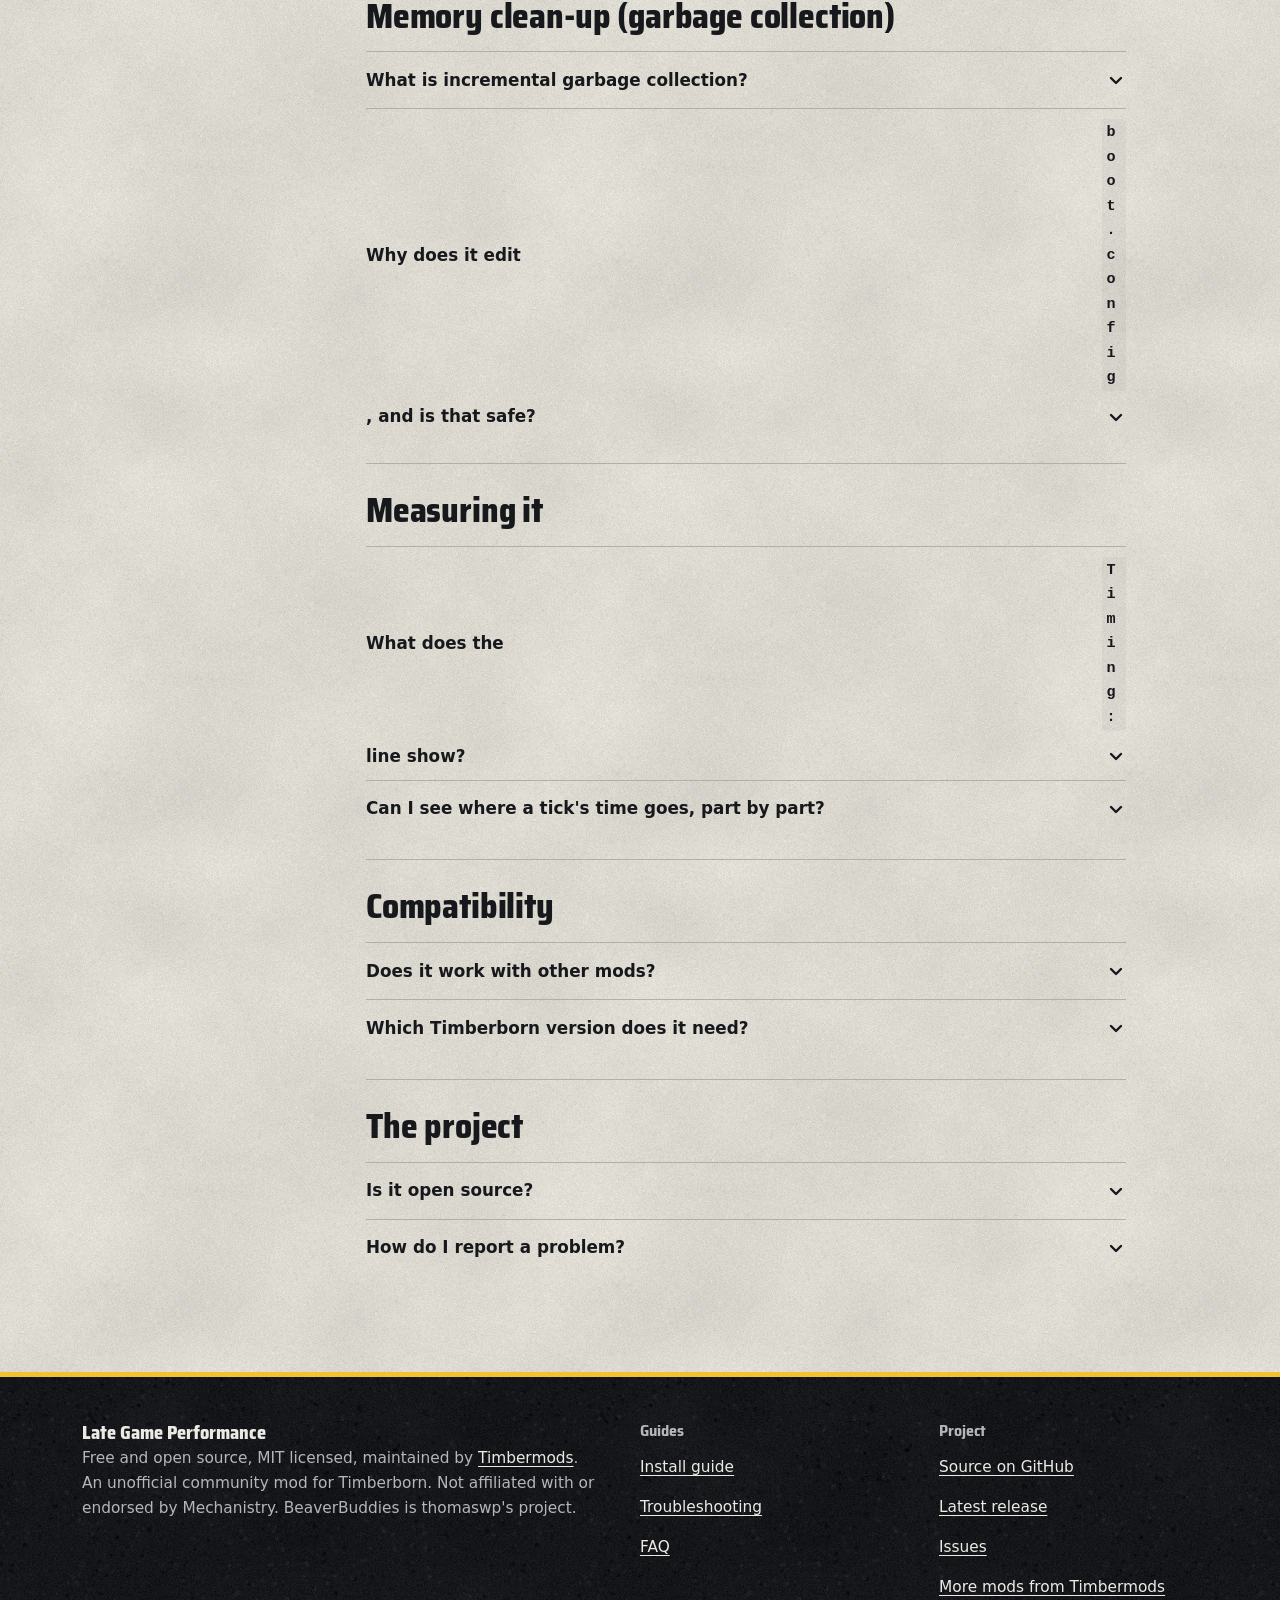
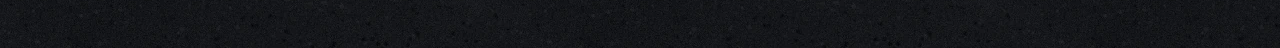
<file: docs/faq.html>
<!doctype html>
<html lang="en">
<head>
<meta charset="utf-8">
<meta name="viewport" content="width=device-width, initial-scale=1">
<title>FAQ: Late Game Performance</title>
<meta name="description" content="Frequently asked questions about the Late Game Performance Timberborn mod: what it changes, how much it helps, BeaverBuddies co-op, incremental garbage collection, settings and compatibility.">
<meta name="theme-color" content="#141619">
<link rel="icon" href="favicon.svg" type="image/svg+xml">
<script>try{var t=localStorage.getItem('lgp-theme');if(t)document.documentElement.setAttribute('data-theme',t)}catch(e){}</script>
<link rel="preload" href="fonts/saira-semi-condensed-latin-800.woff2" as="font" type="font/woff2" crossorigin>
<link rel="stylesheet" href="style.css">
</head>
<body>
<a class="skip" href="#main">Skip to content</a>
<header class="site-header">
  <div class="wrap masthead">
    <a class="brand" href="index.html"><img src="favicon.svg" alt="" width="32" height="32"> Late Game Performance</a>
    <nav class="nav" aria-label="Main">
      <a href="index.html#features">Features</a>
      <a href="install.html">Install</a>
      <a href="troubleshooting.html">Troubleshooting</a>
      <a href="faq.html" aria-current="page">FAQ</a>
      <a href="https://github.com/timbermods/LateGamePerformance">GitHub</a>
    </nav>
    <button class="theme-btn" id="theme-toggle" type="button">Dark mode</button>
  </div>
</header>

<main id="main">
<div class="page-head">
  <div class="wrap">
    <h1>Frequently asked questions</h1>
    <p class="lead">Straight answers, including the ones that aren't flattering. If yours isn't here, <a href="https://github.com/timbermods/LateGamePerformance/issues/new">ask on GitHub</a>.</p>
  </div>
</div>
<div class="wrap doc-grid">
  <nav class="toc" aria-label="On this page">
    <p>On this page</p>
    <ul>
      <li><a href="#basics">The basics</a></li>
      <li><a href="#co-op-section">Multiplayer and BeaverBuddies</a></li>
      <li><a href="#how">How it works</a></li>
      <li><a href="#gc-section">Memory clean-up (garbage collection)</a></li>
      <li><a href="#measuring">Measuring it</a></li>
      <li><a href="#compat">Compatibility</a></li>
      <li><a href="#project">The project</a></li>
    </ul>
  </nav>
  <div class="doc-body">
  <h2 class="first" id="basics">The basics</h2>

  <details class="q" id="what">
    <summary>What does it do, in one sentence?</summary>
    <div class="answer"><p>It removes work the game repeats in big colonies, so the game stutters less without changing what it decides.</p></div>
  </details>

  <details class="q" id="who">
    <summary>Who is it for?</summary>
    <div class="answer"><p>Players whose colony has grown big enough that the game hitches, typically hundreds of beavers late in a game. In a small colony you are unlikely to notice much.</p></div>
  </details>

  <details class="q" id="how-much">
    <summary>How much faster will my game be?</summary>
    <div class="answer" data-release-pinned="0.4.31">
      <p>It depends on your colony and your computer, and there is no controlled frame-rate benchmark yet. In a late-game save of about 350 beavers it gave noticeably fewer lag spikes.</p>
      <p>Every measured figure, with where it came from, is under <a href="index.html#results">what the numbers say</a>. The mod's <a href="#timing">timing line</a> measures your own colony.</p>
    </div>
  </details>

  <details class="q" id="same-results">
    <summary>Does it change how my colony plays?</summary>
    <div class="answer">
      <p>It is built not to. Hauling lists, tree and plant searches and route maps come out exactly as the game's own. Tests check each against the game's code, and the <a href="#verify">verify settings</a> compare them while you play.</p>
      <p>One difference is known. Route maps are ready <em>before</em> the game first asks for them, so a few parts of the game can take the cached route instead of searching again. And when two routes are equally short, a beaver off the roads may take the other one. Both are the same for every player, which is why they are always on.</p>
    </div>
  </details>

  <details class="q" id="settings">
    <summary>Does it have settings?</summary>
    <div class="answer">
      <p>Yes, but none of them change what the game simulates.</p>
      <ul>
        <li><strong>In the game</strong> (the settings button beside <strong>Late Game Performance</strong> in the <strong>Mods</strong> list): <strong>Incremental garbage collection</strong>, the one real choice. Four boxes are for a test session: <strong>Diagnostics timers</strong>, <strong>Verify terrain path searches</strong>, <strong>Verify save snapshots</strong> and <strong>Verify every feature (one test session)</strong>. Two boxes take a memory measurement once and untick themselves: <strong>Measure live memory now (freezes the game for a moment)</strong> and <strong>Write a memory snapshot file (slow, large)</strong>.</li>
        <li><strong>In <code>version-1.1\LateGamePerformance.cfg</code></strong>: testing switches, thread counts and log lines. Restart after editing.</li>
      </ul>
      <p>Everything that affects the simulation is always on, the same for everyone on the same version. To run without it, disable the mod.</p>
    </div>
  </details>

  <details class="q" id="saves">
    <summary>Will it affect my saves?</summary>
    <div class="answer"><p>It stores nothing in saves. To uninstall, disable it and restart. It is still a young mod, so try it on a copy of a save first.</p></div>
  </details>

  <details class="q" id="get">
    <summary>Where do I get it?</summary>
    <div class="answer"><p>From the <a href="https://github.com/timbermods/LateGamePerformance/releases/latest">GitHub releases page</a>, as a ZIP under <strong>Assets</strong>. It also needs Harmony and Mod Settings from the Steam Workshop. The <a href="install.html">install guide</a> has every step.</p></div>
  </details>

  <h2 id="co-op-section">Multiplayer and BeaverBuddies</h2>

  <details class="q" id="co-op">
    <summary>Is it compatible with BeaverBuddies?</summary>
    <div class="answer">
      <p>Yes. Keeping co-op games in step comes before every speed-up: each one gives the game's own answer, and nothing that affects the simulation is a setting. See <a href="index.html#coop">built for BeaverBuddies co-op</a> and <a href="index.html#status">what is tested, and what isn't</a>.</p>
    </div>
  </details>

  <details class="q" id="all-players">
    <summary>Do all players need it?</summary>
    <div class="answer"><p>Yes. Every player installs the same version of the mod and runs the same game version, because the mod changes the code the simulation runs. Nothing else has to match.</p></div>
  </details>

  <details class="q" id="co-op-settings">
    <summary>Do the players' settings have to match?</summary>
    <div class="answer"><p>No. Incremental garbage collection, thread counts, the timing options and the verify settings don't affect the simulation, so each player can set them differently.</p></div>
  </details>

  <details class="q" id="co-op-tested">
    <summary>Has it been played in co-op?</summary>
    <div class="answer"><p>Yes, on two computers, including a 35-minute session logged on both. Bigger groups haven't been reported. If you try it, please <a href="https://github.com/timbermods/LateGamePerformance/issues/new">tell us how it went</a>.</p></div>
  </details>

  <h2 id="how">How it works</h2>

  <details class="q" id="haul">
    <summary>What is the hauling job list cache?</summary>
    <div class="answer"><p>For every hauler looking for work, the game asks every building in the district for its hauling jobs and sorts the whole list, even when nothing has changed. The mod keeps each building's jobs until something that feeds them changes, such as its stock, goods or priority. It then builds and sorts the list the game's way.</p></div>
  </details>

  <details class="q" id="routes">
    <summary>What are route maps, and why rebuild them on worker threads?</summary>
    <div class="answer"><p>Every building with an entrance keeps a route map: the road distance from its entrance to every road tile it can reach. When a road changes, the game throws away nearly every map in the district and rebuilds each one on the main thread when it's next needed. The mod rebuilds them in the background on up to 7 worker threads, with the game's own code, and the main thread only waits for a map it's about to use.</p></div>
  </details>

  <details class="q" id="trees">
    <summary>What does the tree and plant search change?</summary>
    <div class="answer"><p>To find a tree or plant, the game measures the path to every candidate before asking whether it has anything to take. For lumberjacks that is every marked tree on the map, and most are still growing. Once the search has found a reachable plant with something to take, a growing plant's distance can't change the answer, so the mod skips that lookup.</p></div>
  </details>

  <details class="q" id="safety">
    <summary>What if something goes wrong?</summary>
    <div class="answer"><p>If a feature hits an error, it switches itself off for the rest of the session and the game's own code runs. A dialog asks every co-op player to restart (<a href="troubleshooting.html#failed">what to do</a>).</p></div>
  </details>

  <details class="q" id="verify">
    <summary>Can I check it against the game?</summary>
    <div class="answer">
      <p>Yes. Tick <strong>Verify every feature (one test session)</strong> in the mod's <a href="#settings">settings</a>, play for a while, then untick it. It runs the game's own code beside the mod's and counts any difference. It never changes what the game is told, so one co-op player may use it alone.</p>
      <p>In the stats lines look for <code>verify mismatches 0</code>. Any other number is a bug worth <a href="troubleshooting.html#report">reporting</a>. Most features also have their own <code>…Verify</code> key in <code>LateGamePerformance.cfg</code> (<a href="https://github.com/timbermods/LateGamePerformance/blob/main/TECHNICAL.md#settings">list</a>).</p>
    </div>
  </details>

  <h2 id="gc-section">Memory clean-up (garbage collection)</h2>

  <details class="q" id="gc">
    <summary>What is incremental garbage collection?</summary>
    <div class="answer"><p>The game cleans up memory with everything stopped, going over everything still in use: 1.6 GB and more in a late-game colony. Incremental collection does the same work a few milliseconds at a time, across many frames. The <a href="install.html#gc">install guide</a> shows how to turn it on, and <a href="index.html#results">what the numbers say</a> has one session's figures.</p></div>
  </details>

  <details class="q" id="boot-config">
    <summary>Why does it edit <code>boot.config</code>, and is that safe?</summary>
    <div class="answer">
      <p>The game reads this choice from <code>Timberborn_Data\boot.config</code> before any mod loads, so a mod can't switch it while the game runs. Ticking the box adds one line, <code>gc-max-time-slice=3</code>, and unticking removes it. Nothing else in the file changes, and a backup, <code>boot.config.before-incremental-gc.bak</code>, is saved beside it first.</p>
      <p>The file is never written unless you tick the box. Steam's "verify integrity of game files" and game updates restore the original file; if the box is still ticked, the mod adds the line again at the next start.</p>
    </div>
  </details>

  <h2 id="measuring">Measuring it</h2>

  <details class="q" id="timing">
    <summary>What does the <code>Timing:</code> line show?</summary>
    <div class="answer">
      <p>One line every 1,000 ticks in <code>Player.log</code>. It shows:</p>
      <ul>
        <li><strong>Ticks per second</strong> against what the game's speed asks for, which says whether the game keeps up.</li>
        <li><strong>Simulation</strong> time per tick against <strong>everything else</strong> per frame (rendering, animation, other per-frame work and Unity itself), as shares of the main thread.</li>
        <li>The <strong>longest frame</strong> and the longest simulation slice.</li>
        <li><strong>Garbage collections</strong>: how long the frames containing one took, and whether collection is incremental.</li>
        <li><strong>Saves</strong>, reported on their own.</li>
        <li><strong>Managed memory</strong> in use and the allocation rate.</li>
      </ul>
      <p>The <code>RouteMaps:</code> line's "longest single pause" is the figure to watch for hitching.</p>
    </div>
  </details>

  <details class="q" id="metrics">
    <summary>Can I see where a tick's time goes, part by part?</summary>
    <div class="answer"><p>Yes. Set <code>RecordTimings = true</code> in <code>version-1.1\LateGamePerformance.cfg</code> and restart the game. Every 3,000 ticks the game's own per-part timings are written to <code>Documents\Timberborn\LateGamePerformance</code>. The game runs a little slower meanwhile, so set it back to <code>false</code> afterwards.</p></div>
  </details>

  <h2 id="compat">Compatibility</h2>

  <details class="q" id="mods">
    <summary>Does it work with other mods?</summary>
    <div class="answer">
      <p>It is built to. It needs Harmony and Mod Settings, and beyond that:</p>
      <ul>
        <li>Where another mod changes the same game code, that mod's change runs first, on every computer alike.</li>
        <li>If another mod changes what the hauling cache or saving relies on, that part is done the slower, safe way unless the change has been reviewed. MixedStorage's has been.</li>
        <li>Timber Together adds its own part to a save. It is saved on worker threads only with a Timber Together version whose saving code was reviewed; otherwise it is saved on the main thread, as the game does.</li>
      </ul>
      <p>Keep a copy of your save when combining mods.</p>
    </div>
  </details>

  <details class="q" id="game-version">
    <summary>Which Timberborn version does it need?</summary>
    <div class="answer"><p>Timberborn 1.1.2.4 or newer. If a game update changes something a feature needs, that feature doesn't start, the game runs its own code, and the startup line says <code>OFF</code> for it.</p></div>
  </details>

  <h2 id="project">The project</h2>

  <details class="q" id="license">
    <summary>Is it open source?</summary>
    <div class="answer"><p>Yes, MIT licensed, and free. The source is on <a href="https://github.com/timbermods/LateGamePerformance">GitHub</a>. It is an unofficial mod and is not affiliated with Mechanistry.</p></div>
  </details>

  <details class="q" id="report">
    <summary>How do I report a problem?</summary>
    <div class="answer"><p><a href="https://github.com/timbermods/LateGamePerformance/issues/new">Open an issue</a> with the mod and game versions, the <code>[LateGamePerformance]</code> lines from <code>Player.log</code> and what you were doing. More detail in <a href="troubleshooting.html#report">Troubleshooting</a>.</p></div>
  </details>
  </div>
</div>
</main>

<footer class="site-footer">
  <div class="wrap foot">
    <div><strong>Late Game Performance</strong><p>Free and open source, MIT licensed, maintained by <a href="https://github.com/timbermods">Timbermods</a>. An unofficial community mod for Timberborn. Not affiliated with or endorsed by Mechanistry. BeaverBuddies is thomaswp's project.</p></div>
    <div><h2>Guides</h2><ul><li><a href="install.html">Install guide</a></li><li><a href="troubleshooting.html">Troubleshooting</a></li><li><a href="faq.html">FAQ</a></li></ul></div>
    <div><h2>Project</h2><ul><li><a href="https://github.com/timbermods/LateGamePerformance">Source on GitHub</a></li><li><a href="https://github.com/timbermods/LateGamePerformance/releases/latest">Latest release</a></li><li><a href="https://github.com/timbermods/LateGamePerformance/issues">Issues</a></li><li><a href="https://timbermods.github.io/">More mods from Timbermods</a></li></ul></div>
  </div>
</footer>
<script src="site.js" defer></script>
<script src="release.js" defer data-repo="timbermods/LateGamePerformance" data-asset="^LateGamePerformance-[\d.]+\.zip$"></script>
</body>
</html>
</file>
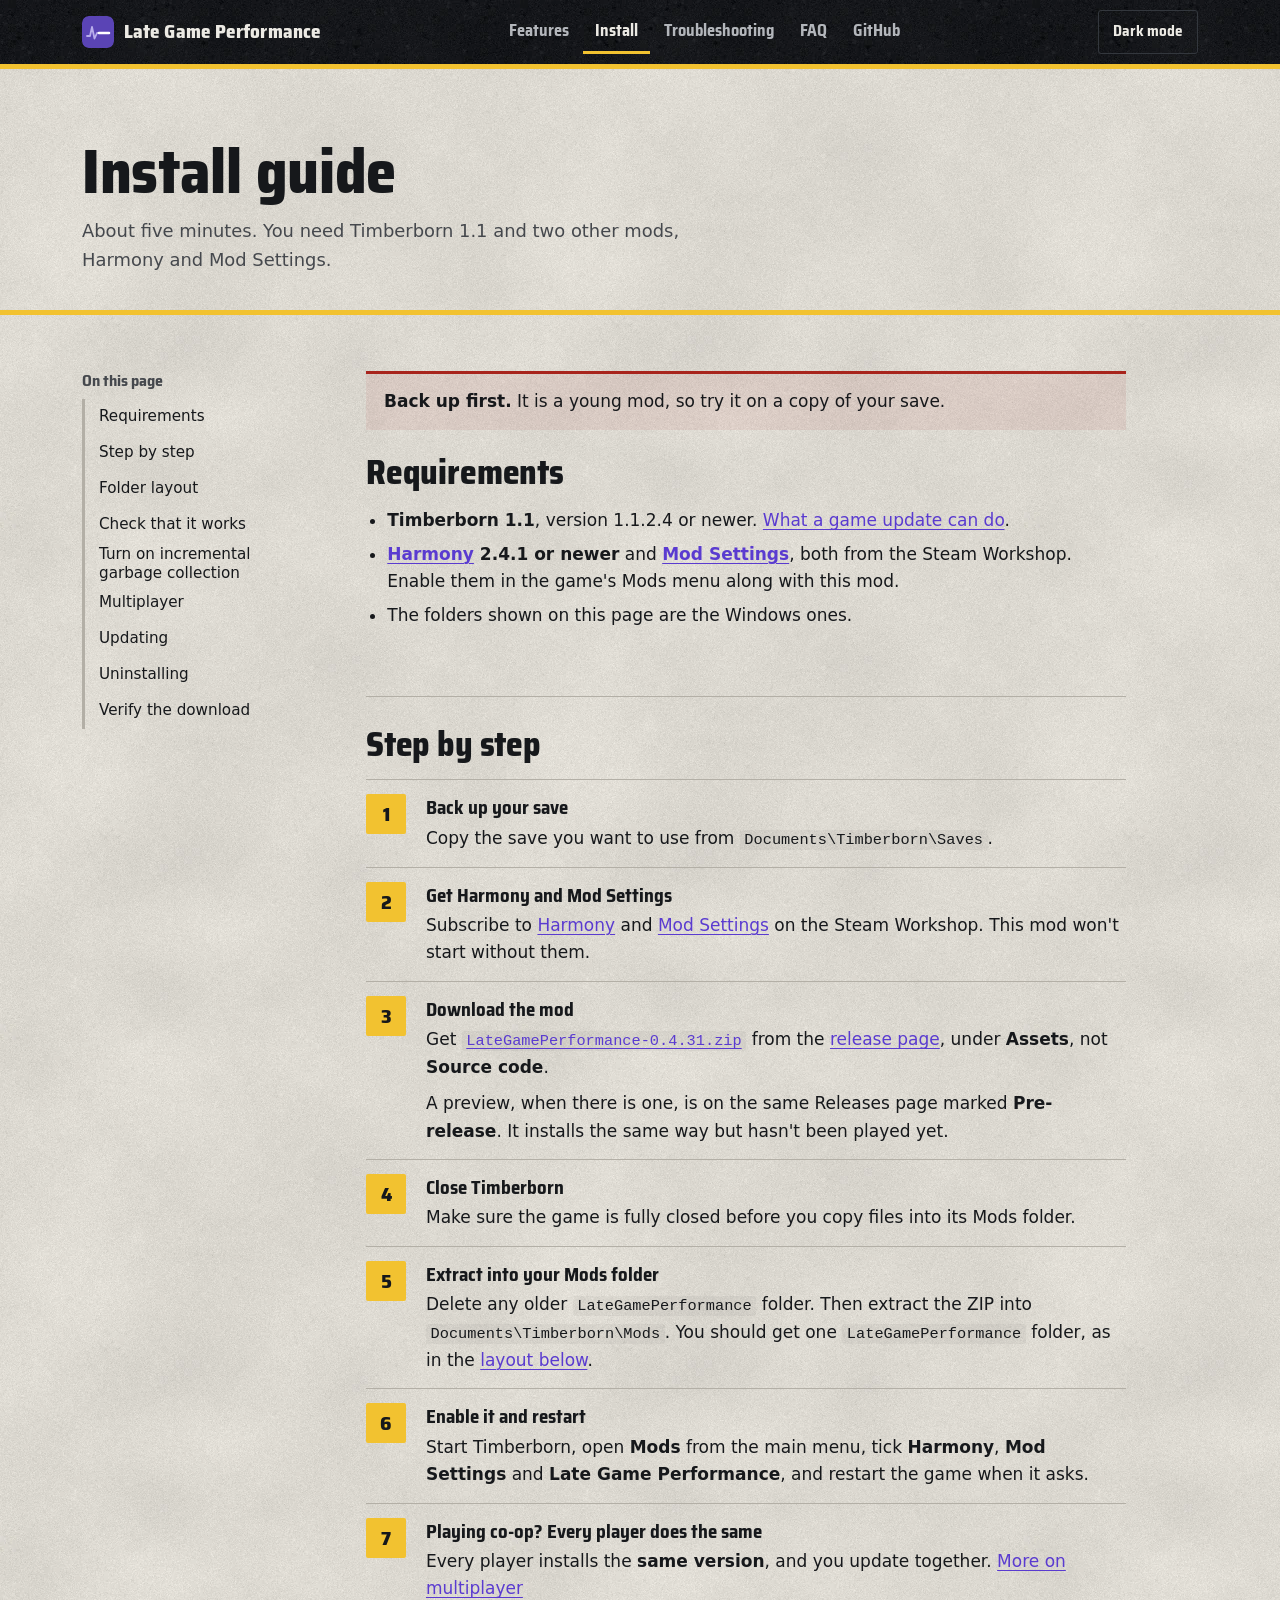
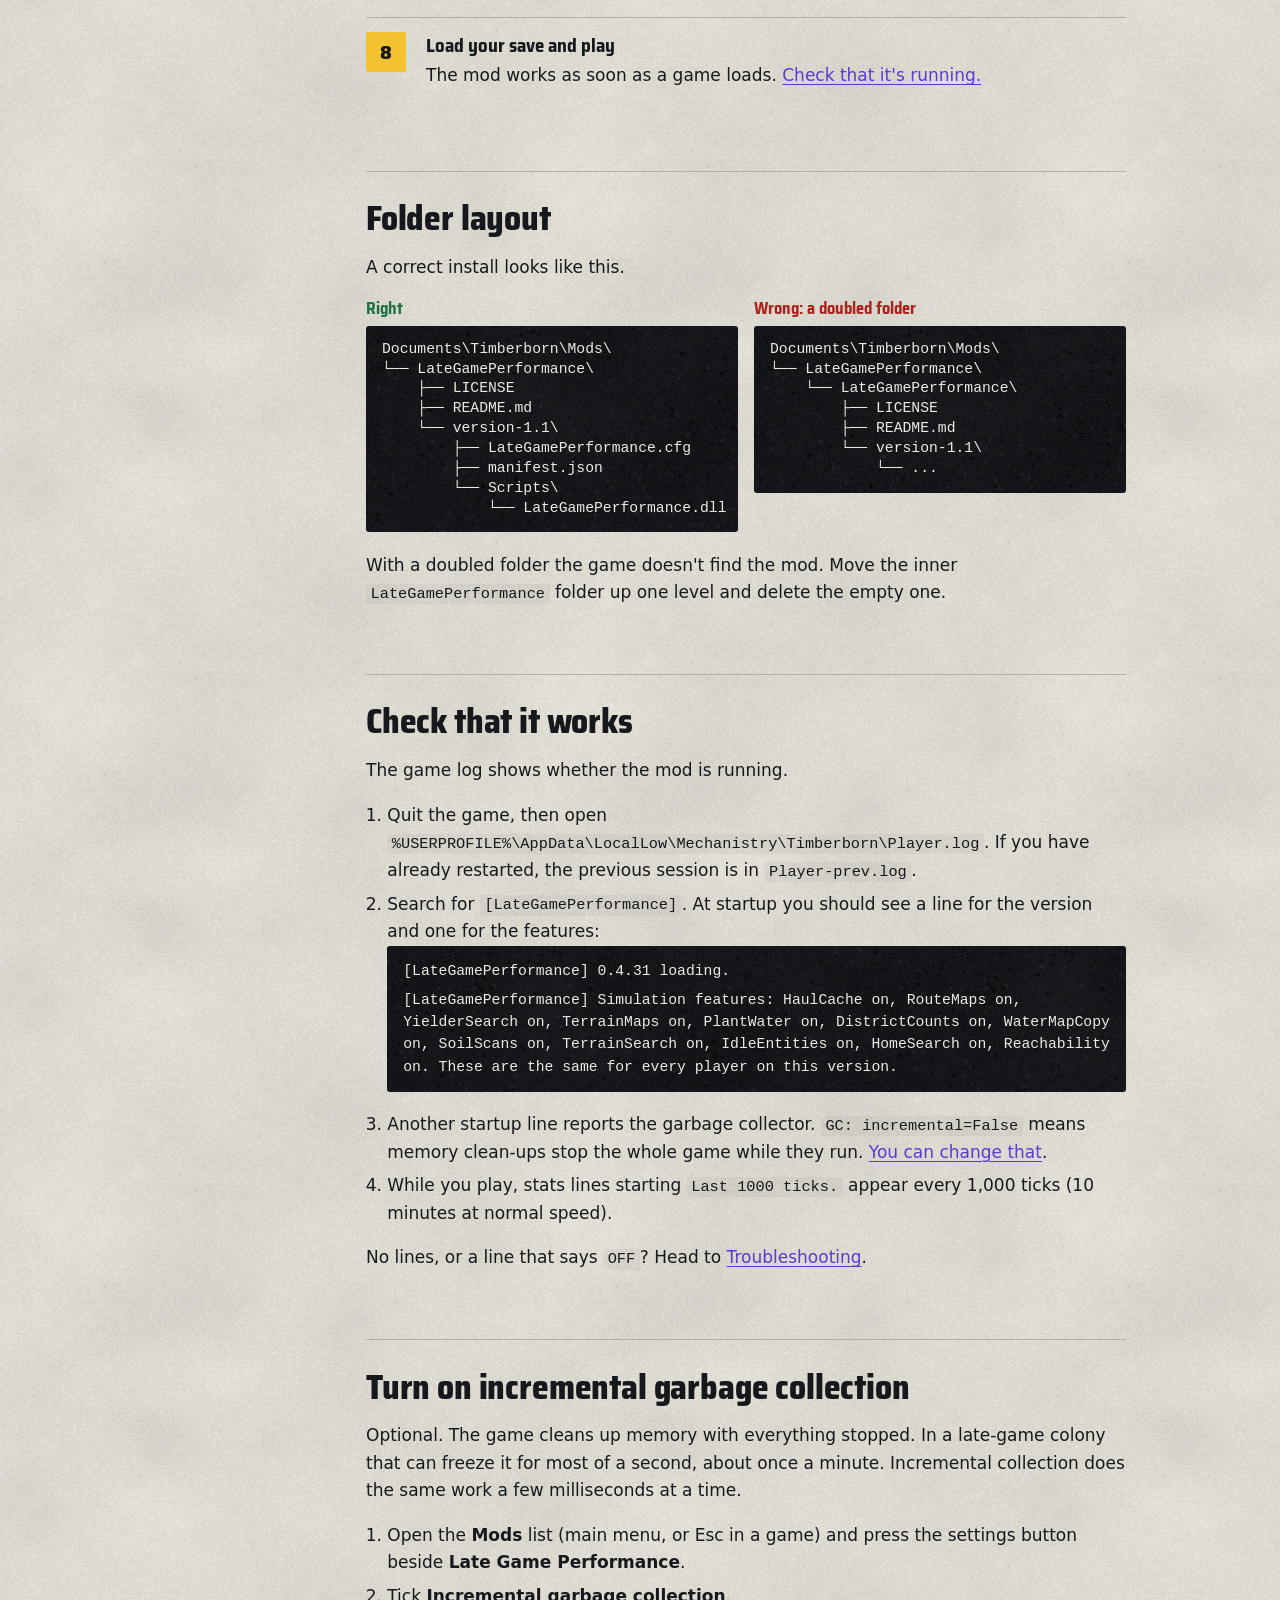
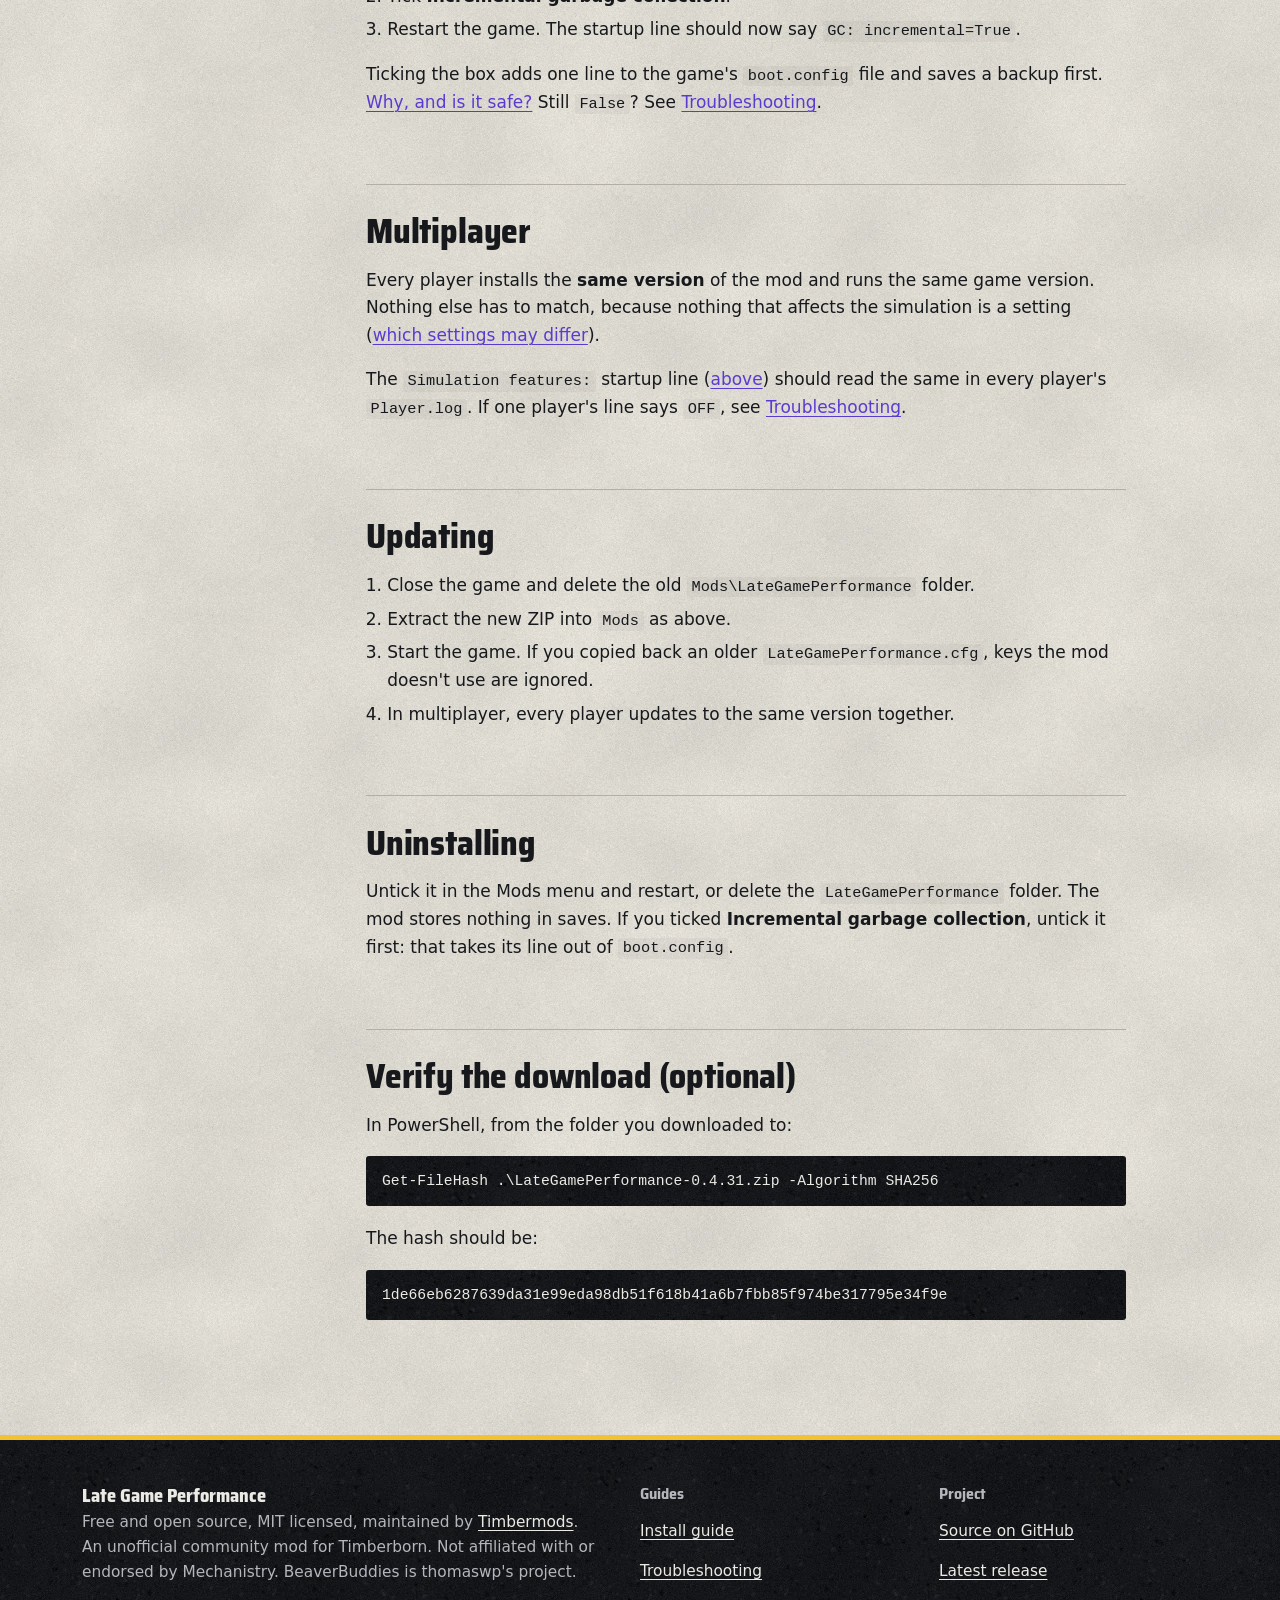
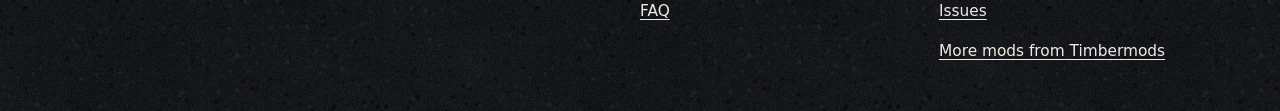
<file: docs/install.html>
<!doctype html>
<html lang="en">
<head>
<meta charset="utf-8">
<meta name="viewport" content="width=device-width, initial-scale=1">
<title>Install guide: Late Game Performance</title>
<meta name="description" content="Step-by-step install guide for the Late Game Performance Timberborn mod: requirements, download, folder layout, checking that it works, incremental garbage collection, multiplayer, updating and uninstalling.">
<meta name="theme-color" content="#141619">
<link rel="icon" href="favicon.svg" type="image/svg+xml">
<script>try{var t=localStorage.getItem('lgp-theme');if(t)document.documentElement.setAttribute('data-theme',t)}catch(e){}</script>
<link rel="preload" href="fonts/saira-semi-condensed-latin-800.woff2" as="font" type="font/woff2" crossorigin>
<link rel="stylesheet" href="style.css">
</head>
<body>
<a class="skip" href="#main">Skip to content</a>
<header class="site-header">
  <div class="wrap masthead">
    <a class="brand" href="index.html"><img src="favicon.svg" alt="" width="32" height="32"> Late Game Performance</a>
    <nav class="nav" aria-label="Main">
      <a href="index.html#features">Features</a>
      <a href="install.html" aria-current="page">Install</a>
      <a href="troubleshooting.html">Troubleshooting</a>
      <a href="faq.html">FAQ</a>
      <a href="https://github.com/timbermods/LateGamePerformance">GitHub</a>
    </nav>
    <button class="theme-btn" id="theme-toggle" type="button">Dark mode</button>
  </div>
</header>

<main id="main">
<div class="page-head">
  <div class="wrap">
    <h1>Install guide</h1>
    <p class="lead">About five minutes. You need Timberborn 1.1 and two other mods, Harmony and Mod Settings.</p>
  </div>
</div>
<div class="wrap doc-grid">
  <nav class="toc" aria-label="On this page">
    <p>On this page</p>
    <ul>
      <li><a href="#requirements">Requirements</a></li>
      <li><a href="#steps">Step by step</a></li>
      <li><a href="#layout">Folder layout</a></li>
      <li><a href="#verify">Check that it works</a></li>
      <li><a href="#gc">Turn on incremental garbage collection</a></li>
      <li><a href="#multiplayer">Multiplayer</a></li>
      <li><a href="#update">Updating</a></li>
      <li><a href="#uninstall">Uninstalling</a></li>
      <li><a href="#checksum">Verify the download</a></li>
    </ul>
  </nav>
  <div class="doc-body">
  <div class="notice warn" role="note">
    <p><strong>Back up first.</strong> It is a young mod, so try it on a copy of your save.</p>
  </div>


  <h2 class="first" id="requirements">Requirements</h2>
  <ul>
    <li><strong>Timberborn 1.1</strong>, version 1.1.2.4 or newer. <a href="faq.html#game-version">What a game update can do</a>.</li>
    <li><strong><a href="https://steamcommunity.com/sharedfiles/filedetails/?id=3284904751">Harmony</a> 2.4.1 or newer</strong> and <strong><a href="https://steamcommunity.com/sharedfiles/filedetails/?id=3283831040">Mod Settings</a></strong>, both from the Steam Workshop. Enable them in the game's Mods menu along with this mod.</li>
    <li>The folders shown on this page are the Windows ones.</li>
  </ul>

  <h2 id="steps">Step by step</h2>
  <ol class="steps">
    <li><strong>Back up your save</strong><p>Copy the save you want to use from <code>Documents\Timberborn\Saves</code>.</p></li>
    <li><strong>Get Harmony and Mod Settings</strong><p>Subscribe to <a href="https://steamcommunity.com/sharedfiles/filedetails/?id=3284904751">Harmony</a> and <a href="https://steamcommunity.com/sharedfiles/filedetails/?id=3283831040">Mod Settings</a> on the Steam Workshop. This mod won't start without them.</p></li>
    <li><strong>Download the mod</strong><p>Get <a href="https://github.com/timbermods/LateGamePerformance/releases/latest" data-release-href="download"><code><span data-release="asset-name">LateGamePerformance-0.4.31.zip</span></code></a> from the <a href="https://github.com/timbermods/LateGamePerformance/releases/latest" data-release-href="notes">release page</a>, under <strong>Assets</strong>, not <strong>Source code</strong>.</p><p>A preview, when there is one, is on the same Releases page marked <strong>Pre-release</strong>. It installs the same way but hasn't been played yet.</p></li>
    <li><strong>Close Timberborn</strong><p>Make sure the game is fully closed before you copy files into its Mods folder.</p></li>
    <li><strong>Extract into your Mods folder</strong><p>Delete any older <code>LateGamePerformance</code> folder. Then extract the ZIP into <code>Documents\Timberborn\Mods</code>. You should get one <code>LateGamePerformance</code> folder, as in the <a href="#layout">layout below</a>.</p></li>
    <li><strong>Enable it and restart</strong><p>Start Timberborn, open <strong>Mods</strong> from the main menu, tick <strong>Harmony</strong>, <strong>Mod Settings</strong> and <strong>Late Game Performance</strong>, and restart the game when it asks.</p></li>
    <li><strong>Playing co-op? Every player does the same</strong><p>Every player installs the <strong>same version</strong>, and you update together. <a href="#multiplayer">More on multiplayer</a></p></li>
    <li><strong>Load your save and play</strong><p>The mod works as soon as a game loads. <a href="#verify">Check that it's running.</a></p></li>
  </ol>

  <h2 id="layout">Folder layout</h2>
  <p>A correct install looks like this.</p>
<div class="tree-pair">
    <figure class="right">
      <figcaption>Right</figcaption>
<pre class="tree"><code>Documents\Timberborn\Mods\
└── LateGamePerformance\
    ├── LICENSE
    ├── README.md
    └── version-1.1\
        ├── LateGamePerformance.cfg
        ├── manifest.json
        └── Scripts\
            └── LateGamePerformance.dll</code></pre>
    </figure>
    <figure class="wrong">
      <figcaption>Wrong: a doubled folder</figcaption>
<pre class="tree"><code>Documents\Timberborn\Mods\
└── LateGamePerformance\
    └── LateGamePerformance\
        ├── LICENSE
        ├── README.md
        └── version-1.1\
            └── ...</code></pre>
    </figure>
  </div>
  <p>With a doubled folder the game doesn't find the mod. Move the inner <code>LateGamePerformance</code> folder up one level and delete the empty one.</p>

  <h2 id="verify">Check that it works</h2>
  <p>The game log shows whether the mod is running.</p>
  <ol>
    <li>Quit the game, then open <code>%USERPROFILE%\AppData\LocalLow\Mechanistry\Timberborn\Player.log</code>. If you have already restarted, the previous session is in <code>Player-prev.log</code>.</li>
    <li>Search for <code>[LateGamePerformance]</code>. At startup you should see a line for the version and one for the features:
<pre><code class="log-line">[LateGamePerformance] <span data-release="version">0.4.31</span> loading.</code><code class="log-line">[LateGamePerformance] Simulation features: HaulCache on, RouteMaps on, YielderSearch on, TerrainMaps on, PlantWater on, DistrictCounts on, WaterMapCopy on, SoilScans on, TerrainSearch on, IdleEntities on, HomeSearch on, Reachability on. These are the same for every player on this version.</code></pre></li>
    <li>Another startup line reports the garbage collector. <code>GC: incremental=False</code> means memory clean-ups stop the whole game while they run. <a href="#gc">You can change that</a>.</li>
    <li>While you play, stats lines starting <code>Last 1000 ticks.</code> appear every 1,000 ticks (10 minutes at normal speed).</li>
  </ol>
  <p>No lines, or a line that says <code>OFF</code>? Head to <a href="troubleshooting.html">Troubleshooting</a>.</p>

  <h2 id="gc">Turn on incremental garbage collection</h2>
  <p>Optional. The game cleans up memory with everything stopped. In a late-game colony that can freeze it for most of a second, about once a minute. Incremental collection does the same work a few milliseconds at a time.</p>
  <ol>
    <li>Open the <strong>Mods</strong> list (main menu, or Esc in a game) and press the settings button beside <strong>Late Game Performance</strong>.</li>
    <li>Tick <strong>Incremental garbage collection</strong>.</li>
    <li>Restart the game. The startup line should now say <code>GC: incremental=True</code>.</li>
  </ol>
  <p>Ticking the box adds one line to the game's <code>boot.config</code> file and saves a backup first. <a href="faq.html#boot-config">Why, and is it safe?</a> Still <code>False</code>? See <a href="troubleshooting.html#gc-off">Troubleshooting</a>.</p>

  <h2 id="multiplayer">Multiplayer</h2>
  <p>Every player installs the <strong>same version</strong> of the mod and runs the same game version. Nothing else has to match, because nothing that affects the simulation is a setting (<a href="faq.html#co-op-settings">which settings may differ</a>).</p>
  <p>The <code>Simulation features:</code> startup line (<a href="#verify">above</a>) should read the same in every player's <code>Player.log</code>. If one player's line says <code>OFF</code>, see <a href="troubleshooting.html#off">Troubleshooting</a>.</p>

  <h2 id="update">Updating</h2>
  <ol>
    <li>Close the game and delete the old <code>Mods\LateGamePerformance</code> folder.</li>
    <li>Extract the new ZIP into <code>Mods</code> as above.</li>
    <li>Start the game. If you copied back an older <code>LateGamePerformance.cfg</code>, keys the mod doesn't use are ignored.</li>
    <li>In multiplayer, every player updates to the same version together.</li>
  </ol>

  <h2 id="uninstall">Uninstalling</h2>
  <p>Untick it in the Mods menu and restart, or delete the <code>LateGamePerformance</code> folder. The mod stores nothing in saves. If you ticked <strong>Incremental garbage collection</strong>, untick it first: that takes its line out of <code>boot.config</code>.</p>

  <h2 id="checksum">Verify the download (optional)</h2>
  <p>In PowerShell, from the folder you downloaded to:</p>
<pre><code>Get-FileHash .\<span data-release="asset-name">LateGamePerformance-0.4.31.zip</span> -Algorithm SHA256</code></pre>
  <p>The hash should be:</p>
<pre><code><span data-release="sha256">1de66eb6287639da31e99eda98db51f618b41a6b7fbb85f974be317795e34f9e</span></code></pre>
  </div>
</div>
</main>

<footer class="site-footer">
  <div class="wrap foot">
    <div><strong>Late Game Performance</strong><p>Free and open source, MIT licensed, maintained by <a href="https://github.com/timbermods">Timbermods</a>. An unofficial community mod for Timberborn. Not affiliated with or endorsed by Mechanistry. BeaverBuddies is thomaswp's project.</p></div>
    <div><h2>Guides</h2><ul><li><a href="install.html">Install guide</a></li><li><a href="troubleshooting.html">Troubleshooting</a></li><li><a href="faq.html">FAQ</a></li></ul></div>
    <div><h2>Project</h2><ul><li><a href="https://github.com/timbermods/LateGamePerformance">Source on GitHub</a></li><li><a href="https://github.com/timbermods/LateGamePerformance/releases/latest">Latest release</a></li><li><a href="https://github.com/timbermods/LateGamePerformance/issues">Issues</a></li><li><a href="https://timbermods.github.io/">More mods from Timbermods</a></li></ul></div>
  </div>
</footer>
<script src="site.js" defer></script>
<script src="release.js" defer data-repo="timbermods/LateGamePerformance" data-asset="^LateGamePerformance-[\d.]+\.zip$"></script>
</body>
</html>
</file>
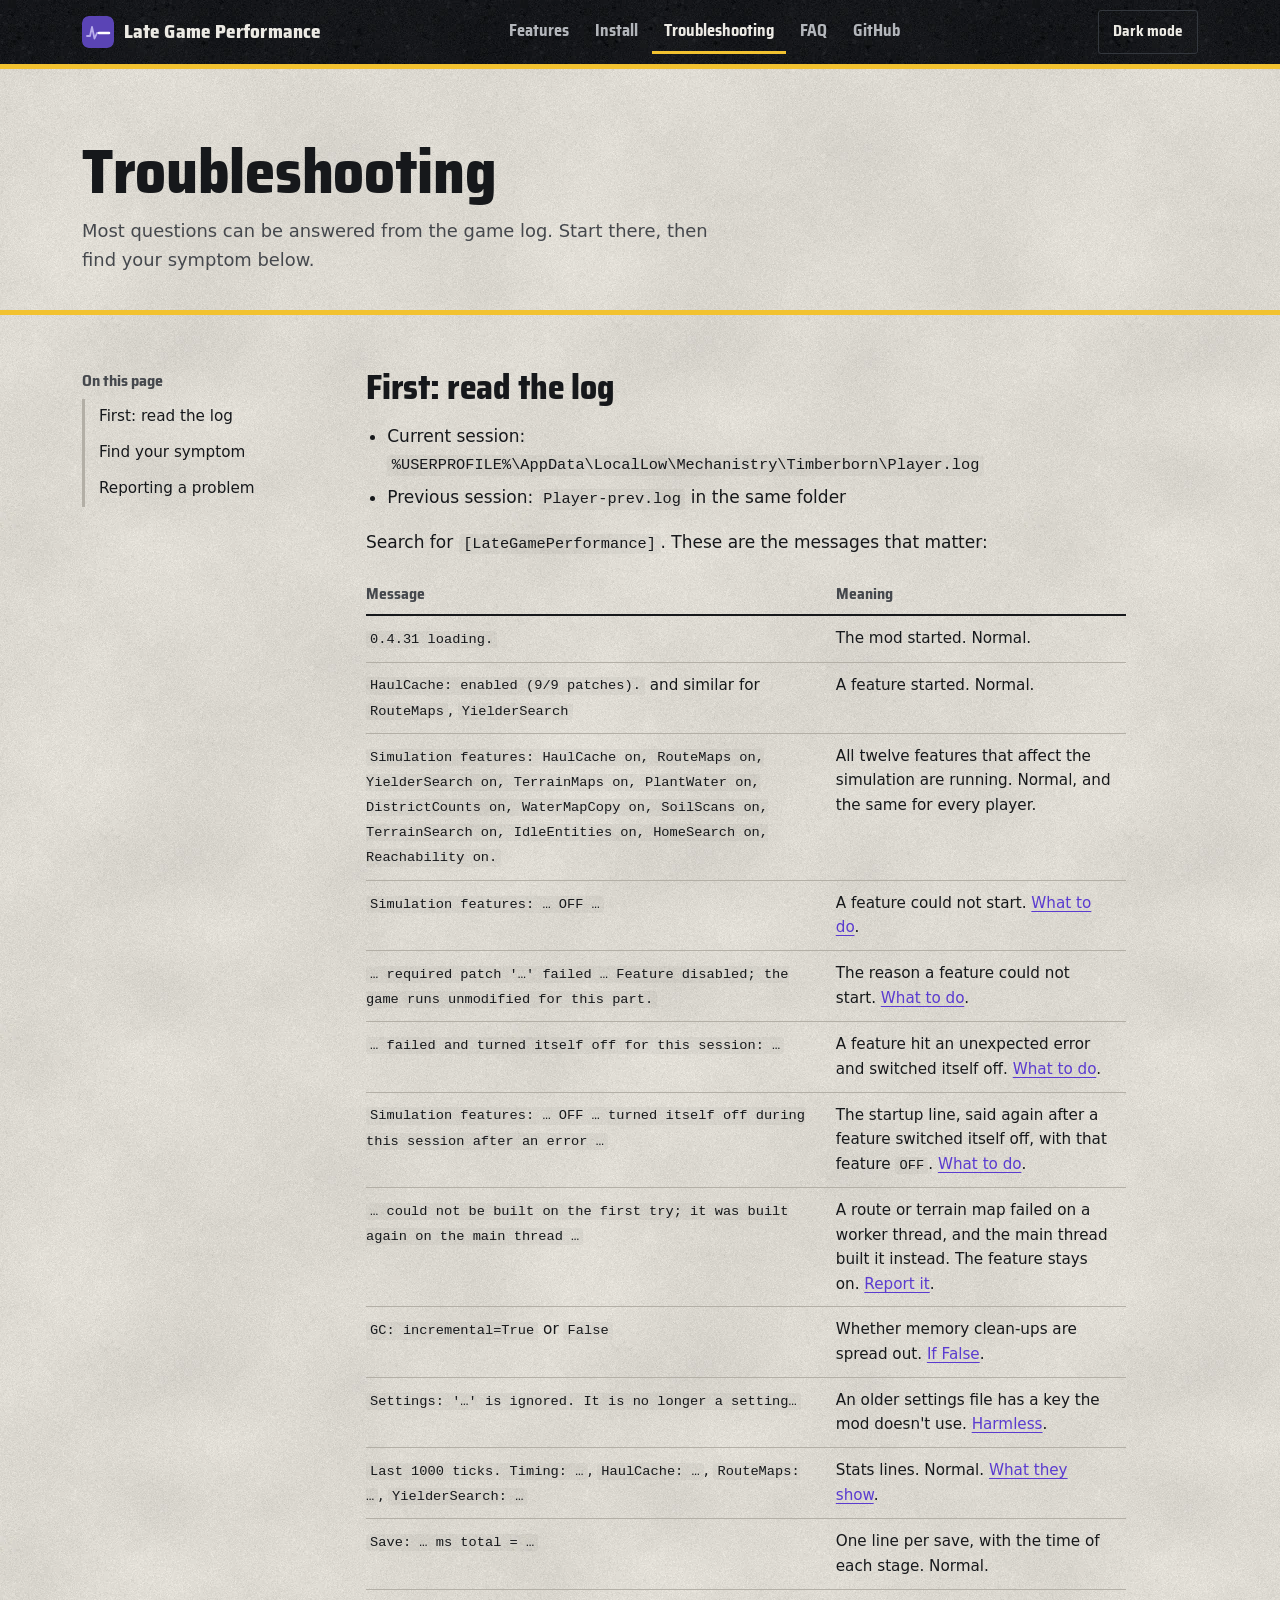
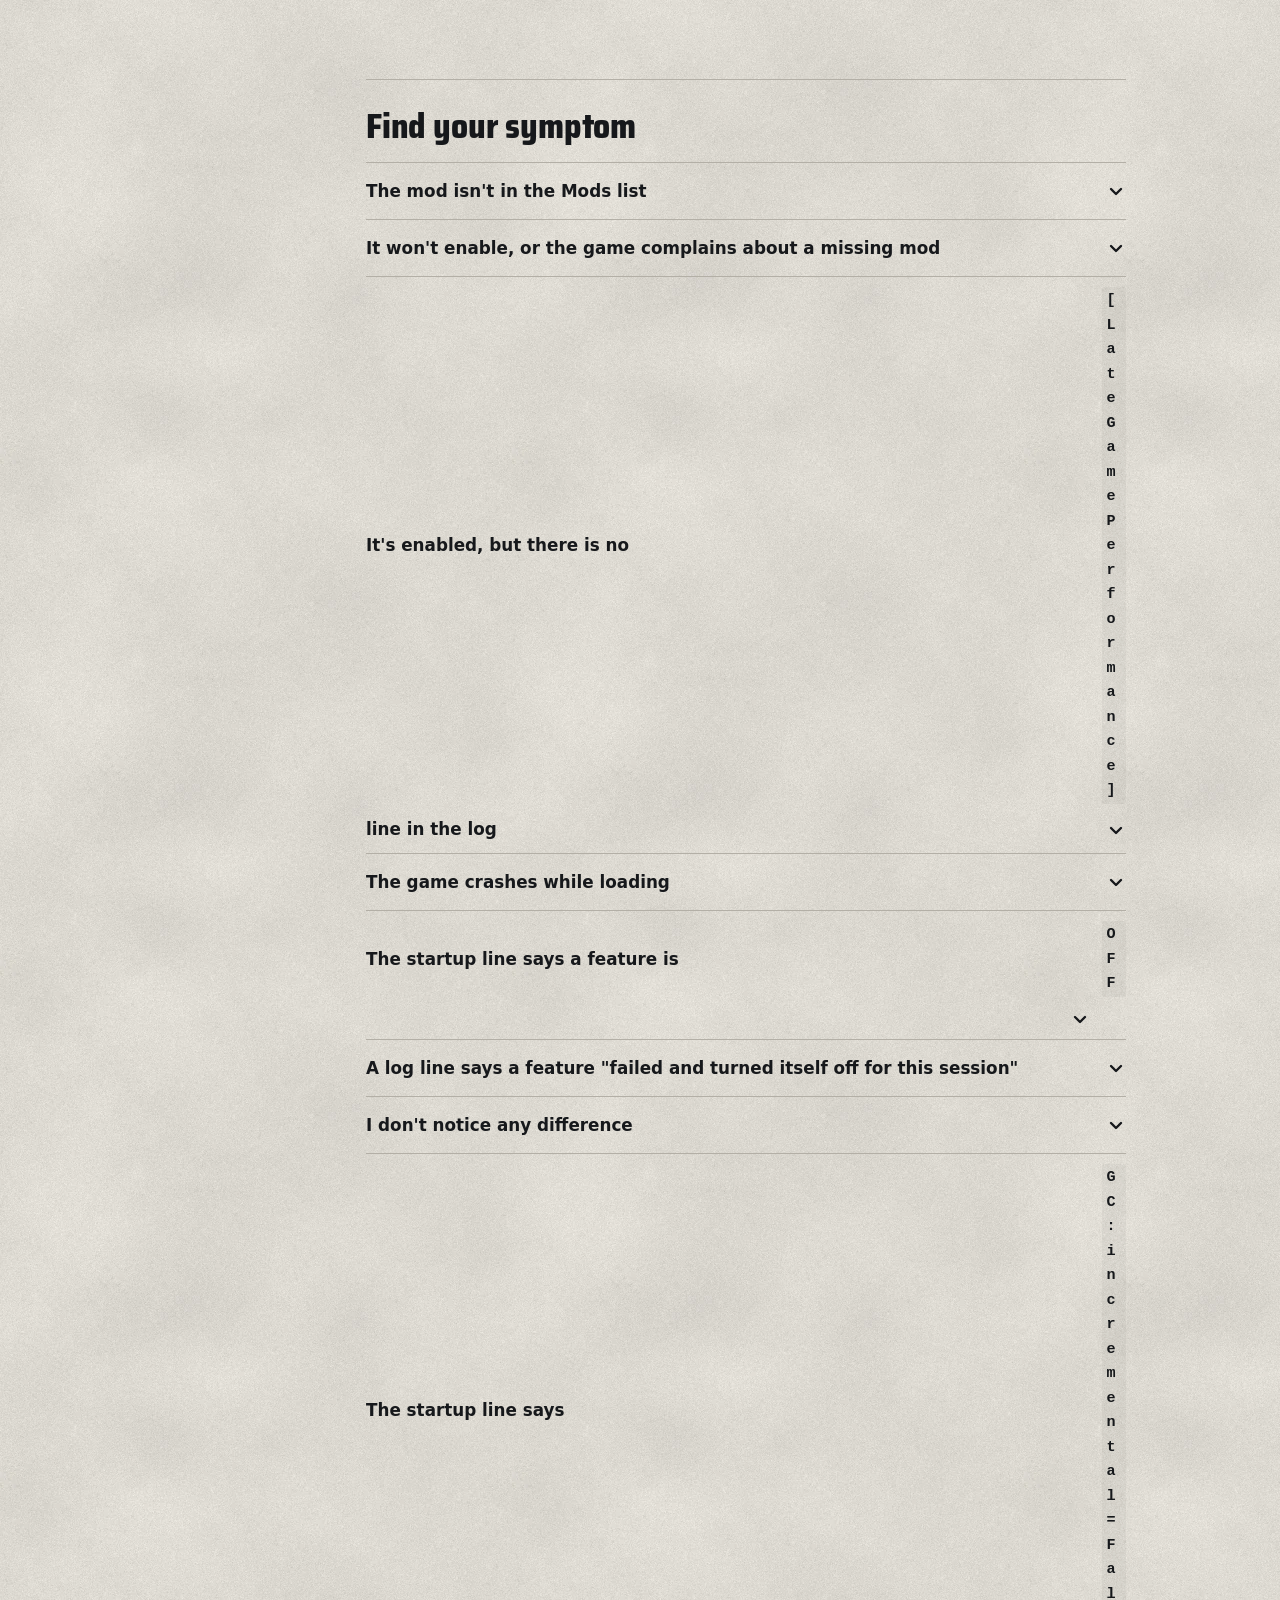
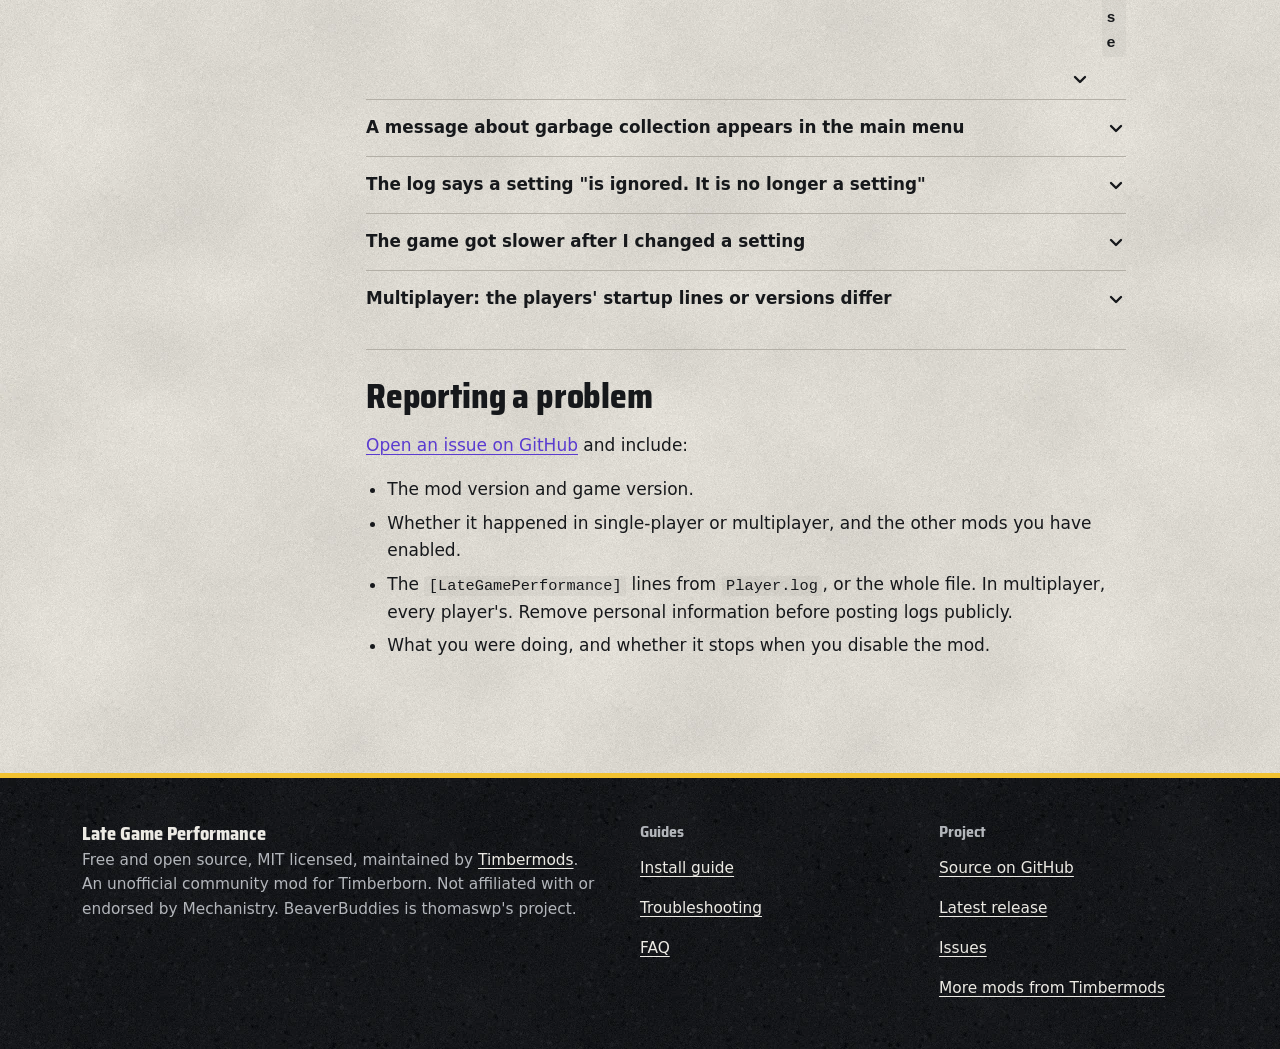
<file: docs/troubleshooting.html>
<!doctype html>
<html lang="en">
<head>
<meta charset="utf-8">
<meta name="viewport" content="width=device-width, initial-scale=1">
<title>Troubleshooting: Late Game Performance</title>
<meta name="description" content="Troubleshooting the Late Game Performance Timberborn mod: reading the game log, features that say OFF, incremental garbage collection that will not turn on, multiplayer differences and how to report a problem.">
<meta name="theme-color" content="#141619">
<link rel="icon" href="favicon.svg" type="image/svg+xml">
<script>try{var t=localStorage.getItem('lgp-theme');if(t)document.documentElement.setAttribute('data-theme',t)}catch(e){}</script>
<link rel="preload" href="fonts/saira-semi-condensed-latin-800.woff2" as="font" type="font/woff2" crossorigin>
<link rel="stylesheet" href="style.css">
</head>
<body>
<a class="skip" href="#main">Skip to content</a>
<header class="site-header">
  <div class="wrap masthead">
    <a class="brand" href="index.html"><img src="favicon.svg" alt="" width="32" height="32"> Late Game Performance</a>
    <nav class="nav" aria-label="Main">
      <a href="index.html#features">Features</a>
      <a href="install.html">Install</a>
      <a href="troubleshooting.html" aria-current="page">Troubleshooting</a>
      <a href="faq.html">FAQ</a>
      <a href="https://github.com/timbermods/LateGamePerformance">GitHub</a>
    </nav>
    <button class="theme-btn" id="theme-toggle" type="button">Dark mode</button>
  </div>
</header>

<main id="main">
<div class="page-head">
  <div class="wrap">
    <h1>Troubleshooting</h1>
    <p class="lead">Most questions can be answered from the game log. Start there, then find your symptom below.</p>
  </div>
</div>
<div class="wrap doc-grid">
  <nav class="toc" aria-label="On this page">
    <p>On this page</p>
    <ul>
      <li><a href="#log">First: read the log</a></li>
      <li><a href="#symptoms">Find your symptom</a></li>
      <li><a href="#report">Reporting a problem</a></li>
    </ul>
  </nav>
  <div class="doc-body">
  <h2 class="first" id="log">First: read the log</h2>
  <ul>
    <li>Current session: <code>%USERPROFILE%\AppData\LocalLow\Mechanistry\Timberborn\Player.log</code></li>
    <li>Previous session: <code>Player-prev.log</code> in the same folder</li>
  </ul>
  <p>Search for <code>[LateGamePerformance]</code>. These are the messages that matter:</p>
  <div class="table-scroll"><table>
    <thead><tr><th scope="col">Message</th><th scope="col">Meaning</th></tr></thead>
    <tbody>
      <tr><td><code><span data-release="version">0.4.31</span> loading.</code></td><td>The mod started. Normal.</td></tr>
      <tr><td><code>HaulCache: enabled (9/9 patches).</code> and similar for <code>RouteMaps</code>, <code>YielderSearch</code></td><td>A feature started. Normal.</td></tr>
      <tr><td><code>Simulation features: HaulCache on, RouteMaps on, YielderSearch on, TerrainMaps on, PlantWater on, DistrictCounts on, WaterMapCopy on, SoilScans on, TerrainSearch on, IdleEntities on, HomeSearch on, Reachability on.</code></td><td>All twelve features that affect the simulation are running. Normal, and the same for every player.</td></tr>
      <tr><td><code>Simulation features: … OFF …</code></td><td>A feature could not start. <a href="#off">What to do</a>.</td></tr>
      <tr><td><code>… required patch '…' failed … Feature disabled; the game runs unmodified for this part.</code></td><td>The reason a feature could not start. <a href="#off">What to do</a>.</td></tr>
      <tr><td><code>… failed and turned itself off for this session: …</code></td><td>A feature hit an unexpected error and switched itself off. <a href="#failed">What to do</a>.</td></tr>
      <tr><td><code>Simulation features: … OFF … turned itself off during this session after an error …</code></td><td>The startup line, said again after a feature switched itself off, with that feature <code>OFF</code>. <a href="#failed">What to do</a>.</td></tr>
      <tr><td><code>… could not be built on the first try; it was built again on the main thread …</code></td><td>A route or terrain map failed on a worker thread, and the main thread built it instead. The feature stays on. <a href="#report">Report it</a>.</td></tr>
      <tr><td><code>GC: incremental=True</code> or <code>False</code></td><td>Whether memory clean-ups are spread out. <a href="#gc-off">If False</a>.</td></tr>
      <tr><td><code>Settings: '…' is ignored. It is no longer a setting…</code></td><td>An older settings file has a key the mod doesn't use. <a href="#ignored">Harmless</a>.</td></tr>
      <tr><td><code>Last 1000 ticks. Timing: …</code>, <code>HaulCache: …</code>, <code>RouteMaps: …</code>, <code>YielderSearch: …</code></td><td>Stats lines. Normal. <a href="faq.html#timing">What they show</a>.</td></tr>
      <tr><td><code>Save: … ms total = …</code></td><td>One line per save, with the time of each stage. Normal.</td></tr>
    </tbody>
  </table></div>

  <h2 id="symptoms">Find your symptom</h2>

  <details class="q" id="not-listed">
    <summary>The mod isn't in the Mods list</summary>
    <div class="answer">
      <ul>
        <li><strong>Wrong folder depth.</strong> The game needs <code>Mods\LateGamePerformance\version-1.1\manifest.json</code>. A doubled <code>LateGamePerformance\LateGamePerformance</code> folder is the usual mistake. See the <a href="install.html#layout">folder layout</a>.</li>
        <li><strong>Wrong Mods folder.</strong> It must be the folder your other mods are in, normally <code>Documents\Timberborn\Mods</code>.</li>
        <li><strong>Old game.</strong> The mod needs Timberborn 1.1.2.4 or newer.</li>
        <li>Fully quit and restart the game after copying files.</li>
      </ul>
    </div>
  </details>

  <details class="q" id="needs-mods">
    <summary>It won't enable, or the game complains about a missing mod</summary>
    <div class="answer">
      <p>Late Game Performance needs <strong>Harmony</strong> (2.4.1 or newer) and <strong>Mod Settings</strong>, both from the Steam Workshop. Subscribe to <a href="https://steamcommunity.com/sharedfiles/filedetails/?id=3284904751">Harmony</a> and <a href="https://steamcommunity.com/sharedfiles/filedetails/?id=3283831040">Mod Settings</a>, enable them in the Mods menu, and restart.</p>
    </div>
  </details>

  <details class="q" id="no-log">
    <summary>It's enabled, but there is no <code>[LateGamePerformance]</code> line in the log</summary>
    <div class="answer">
      <ul>
        <li>Make sure you're reading the right session. The log is overwritten each launch, and the previous one is <code>Player-prev.log</code>.</li>
        <li>Check the mod list near the top of the log. If <code>Late Game Performance</code> isn't there, it wasn't enabled, or you didn't restart after enabling it.</li>
        <li>If it's listed but the <code>loading.</code> line is missing, look further down for an error loading the mod, and <a href="#report">report it</a> with the log.</li>
      </ul>
    </div>
  </details>

  <details class="q" id="crash">
    <summary>The game crashes while loading</summary>
    <div class="answer">
      <ol>
        <li>Use the latest release. Version 0.4.3 crashes the game while loading, so replace it.</li>
        <li>Still crashing on <span data-release="version">0.4.31</span>? Try the game once with only Harmony, Mod Settings and this mod enabled.</li>
        <li><a href="#report">Report it</a> with <code>Player.log</code>.</li>
      </ol>
    </div>
  </details>

  <details class="q" id="off">
    <summary>The startup line says a feature is <code>OFF</code></summary>
    <div class="answer">
      <p>Something the feature needs is missing or changed in the game, usually after a game update. The feature didn't start, and this computer runs the game's own code for that part. The lines just above say which part failed.</p>
      <ul>
        <li><strong>HaulCache or YielderSearch OFF:</strong> only the speed-up is lost. Both give the game's own results, so the simulation is the same.</li>
        <li><strong>RouteMaps or TerrainSearch OFF on one computer:</strong> in multiplayer, that computer can pick a different route from the others. Check that every player has the same game and mod version, then compare everyone's startup line.</li>
        <li>Either way, <a href="#report">report it</a> with the log, so it can be fixed for that game version.</li>
      </ul>
    </div>
  </details>

  <details class="q" id="failed">
    <summary>A log line says a feature "failed and turned itself off for this session"</summary>
    <div class="answer">
      <p>The feature hit an unexpected error and switched itself off for the rest of the session. The game's own code runs instead, and a dialog says so.</p>
      <ol>
        <li><strong>Single player:</strong> play on. Nothing is lost but speed.</li>
        <li><strong>Multiplayer:</strong> every player quits and restarts the game before playing on together. The feature is back after a restart.</li>
        <li><a href="#report">Report it</a> with the whole line, including the error text after it. In multiplayer, include everyone's log.</li>
      </ol>
    </div>
  </details>

  <details class="q" id="no-difference">
    <summary>I don't notice any difference</summary>
    <div class="answer">
      <ul>
        <li>It targets large colonies. A small one has little repeated work to remove.</li>
        <li>Check the <code>Timing:</code> line (<a href="faq.html#timing">what it shows</a>). If <strong>everything else</strong> takes most of the main thread's time, that is mostly rendering and Unity itself, which this mod can't speed up. A frame-rate cap then gives the simulation more of each second.</li>
        <li>Freezes of most of a second, about once a minute? Tick <a href="install.html#gc">Incremental garbage collection</a>, restart, and check the startup line says <code>GC: incremental=True</code>.</li>
      </ul>
    </div>
  </details>

  <details class="q" id="gc-off">
    <summary>The startup line says <code>GC: incremental=False</code></summary>
    <div class="answer">
      <ul>
        <li><strong>You haven't ticked it.</strong> Tick <strong>Incremental garbage collection</strong> in the mod's settings (<a href="install.html#gc">how</a>).</li>
        <li><strong>You ticked it but haven't restarted.</strong> It takes effect the next time the game starts.</li>
        <li><strong>The file couldn't be written.</strong> The log has a line starting <code>GC: could not change</code> or <code>GC: … was not found</code>. Close the game and add the line <code>gc-max-time-slice=3</code> to <code>Timberborn_Data\boot.config</code> in the game's install folder by hand.</li>
        <li><strong>A game update or Steam's file check restored the original file.</strong> If the box is ticked, the mod adds the line again at the next start and logs <code>Putting it back</code>. Restart once more.</li>
      </ul>
    </div>
  </details>

  <details class="q" id="notice">
    <summary>A message about garbage collection appears in the main menu</summary>
    <div class="answer">
      <p>It says incremental collection is off and offers <strong>Turn it on</strong> or <strong>Not now</strong>. It asks only once. To turn it on later, tick <strong>Incremental garbage collection</strong> in the mod's settings (<a href="install.html#gc">how</a>).</p>
    </div>
  </details>

  <details class="q" id="ignored">
    <summary>The log says a setting "is ignored. It is no longer a setting"</summary>
    <div class="answer">
      <p>Your <code>LateGamePerformance.cfg</code> is from an older version and has one of the keys <code>HaulCache</code>, <code>HaulCacheFlushEveryTicks</code>, <code>RouteMaps</code> or <code>YielderSearch</code>. It is ignored and harmless: those features are always on, the same for everyone. You can delete the line.</p>
    </div>
  </details>

  <details class="q" id="slower">
    <summary>The game got slower after I changed a setting</summary>
    <div class="answer">
      <ul>
        <li><strong>The verify settings</strong> (the <strong>Verify …</strong> boxes and the <code>…Verify</code> keys) run the game's own code as well, so they are slower than no mod. Untick the boxes, or set the keys back to <code>false</code>.</li>
        <li><code>RecordTimings = true</code> makes the game run a little slower. Set it back to <code>false</code> after a profiling session.</li>
        <li>The <strong>Diagnostics timers</strong> box (<code>Diagnostics = true</code>) adds a little overhead. Untick it after collecting numbers.</li>
      </ul>
    </div>
  </details>

  <details class="q" id="multiplayer">
    <summary>Multiplayer: the players' startup lines or versions differ</summary>
    <div class="answer">
      <ul>
        <li>Every player must run the <strong>same version</strong> of the mod and the same game version. Nothing else has to match (<a href="install.html#multiplayer">why</a>).</li>
        <li>Each player's <code>Simulation features:</code> line should read the same. If one says <code>OFF</code>, see <a href="#off">above</a>.</li>
        <li>If games go out of step (a desync), keep every player's <code>Player.log</code> and <a href="#report">report it</a> with each player's mod list. Say whether it also happens without this mod.</li>
      </ul>
    </div>
  </details>

  <h2 id="report">Reporting a problem</h2>
  <p><a href="https://github.com/timbermods/LateGamePerformance/issues/new">Open an issue on GitHub</a> and include:</p>
  <ul>
    <li>The mod version and game version.</li>
    <li>Whether it happened in single-player or multiplayer, and the other mods you have enabled.</li>
    <li>The <code>[LateGamePerformance]</code> lines from <code>Player.log</code>, or the whole file. In multiplayer, every player's. Remove personal information before posting logs publicly.</li>
    <li>What you were doing, and whether it stops when you disable the mod.</li>
  </ul>
  </div>
</div>
</main>

<footer class="site-footer">
  <div class="wrap foot">
    <div><strong>Late Game Performance</strong><p>Free and open source, MIT licensed, maintained by <a href="https://github.com/timbermods">Timbermods</a>. An unofficial community mod for Timberborn. Not affiliated with or endorsed by Mechanistry. BeaverBuddies is thomaswp's project.</p></div>
    <div><h2>Guides</h2><ul><li><a href="install.html">Install guide</a></li><li><a href="troubleshooting.html">Troubleshooting</a></li><li><a href="faq.html">FAQ</a></li></ul></div>
    <div><h2>Project</h2><ul><li><a href="https://github.com/timbermods/LateGamePerformance">Source on GitHub</a></li><li><a href="https://github.com/timbermods/LateGamePerformance/releases/latest">Latest release</a></li><li><a href="https://github.com/timbermods/LateGamePerformance/issues">Issues</a></li><li><a href="https://timbermods.github.io/">More mods from Timbermods</a></li></ul></div>
  </div>
</footer>
<script src="site.js" defer></script>
<script src="release.js" defer data-repo="timbermods/LateGamePerformance" data-asset="^LateGamePerformance-[\d.]+\.zip$"></script>
</body>
</html>
</file>
<file: docs/style.css>
/*
 * Late Game Performance: the project site. A pit crew: the race and the car are the game's own; the crew only makes
 * every stop shorter, with the parts laid out ready and many hands working at once. Pit-lane concrete by day, asphalt
 * by night; painted pit-box yellow for structure, fastest-lap purple for the mod's result, green and amber only as
 * labelled timing states. The pit board, the pit box and the timing tower are set in asphalt in both themes.
 * Textures are produced by textures/make_textures.py. Saira Semi Condensed is self-hosted (fonts/, OFL).
 */

@font-face { font-family: "Saira Semi Condensed"; font-style: normal; font-weight: 700; font-display: swap; src: url("fonts/saira-semi-condensed-latin-700.woff2") format("woff2"); }
@font-face { font-family: "Saira Semi Condensed"; font-style: normal; font-weight: 800; font-display: swap; src: url("fonts/saira-semi-condensed-latin-800.woff2") format("woff2"); }

:root {
  color-scheme: light;
  --ground: #dcd9d2;
  --ground-tex: url("textures/concrete.webp");
  --ink: #16181b;
  --muted: #45484d;
  --rule: #b3afa6;
  --rule-strong: #16181b;
  --band: rgba(22, 24, 27, .045);
  --link: #5a3bd0;
  --link-hover: #3e22a8;
  --paint: #f2c230;
  --paint-ink: #16181b;
  --good: #1d7442;
  --amber: #8a5d00;
  --warn: #a8241c;
  --warn-bg: rgba(168, 36, 28, .08);
  --bar-game: #6f7379;
  --bar-mod: #6d4fe0;
  --btn-ink: #fff;
  --focus: #5a3bd0;
  /* set in asphalt in both themes */
  --asphalt: #141619;
  --asphalt-tex: url("textures/asphalt.webp");
  --chalk: #eceae4;
  --chalk-muted: #b3b6bb;
  --chalk-rule: #33373d;
  --lap: #b9a8ff;
  --lap-green: #6fd79a;
  --display: "Saira Semi Condensed", "Arial Narrow", sans-serif;
  --font: system-ui, -apple-system, "Segoe UI", Roboto, "Helvetica Neue", Arial, sans-serif;
  --mono: ui-monospace, "Cascadia Mono", "SFMono-Regular", Consolas, "Liberation Mono", monospace;
  --wrap: 1180px;
  --gutter: clamp(16px, 4vw, 32px);
}
@media (prefers-color-scheme: dark) {
  :root:not([data-theme="light"]) {
    color-scheme: dark;
    --ground: #141619;
    --ground-tex: url("textures/asphalt.webp");
    --ink: #e9e7e1;
    --muted: #aeb2b8;
    --rule: #33373d;
    --rule-strong: #e9e7e1;
    --band: rgba(233, 231, 225, .035);
    --link: #b9a8ff;
    --link-hover: #d6cbff;
    --good: #6fd79a;
    --amber: #e8b54a;
    --warn: #ff8f85;
    --warn-bg: rgba(255, 143, 133, .08);
    --bar-game: #8b9097;
    --bar-mod: #a893ff;
    --btn-ink: #120c2b;
    --focus: #c3b5ff;
    --asphalt: #0d0f11;
  }
}
:root[data-theme="dark"] {
  color-scheme: dark;
  --ground: #141619;
  --ground-tex: url("textures/asphalt.webp");
  --ink: #e9e7e1;
  --muted: #aeb2b8;
  --rule: #33373d;
  --rule-strong: #e9e7e1;
  --band: rgba(233, 231, 225, .035);
  --link: #b9a8ff;
  --link-hover: #d6cbff;
  --good: #6fd79a;
  --amber: #e8b54a;
  --warn: #ff8f85;
  --warn-bg: rgba(255, 143, 133, .08);
  --bar-game: #8b9097;
  --bar-mod: #a893ff;
  --btn-ink: #120c2b;
  --focus: #c3b5ff;
  --asphalt: #0d0f11;
}

/* ---------- base ---------- */
*, *::before, *::after { box-sizing: border-box; }
html { -webkit-text-size-adjust: 100%; scroll-padding-top: 90px; }
body { margin: 0; background: var(--ground) var(--ground-tex); color: var(--ink); font: 400 1.0625rem/1.62 var(--font); overflow-wrap: break-word; }
::selection { background: var(--paint); color: var(--paint-ink); }
img, svg { max-width: 100%; }
[hidden] { display: none !important; }
a { color: var(--link); text-decoration-thickness: 1px; text-underline-offset: 3px; }
a:hover { color: var(--link-hover); text-decoration-thickness: 2px; }
:focus-visible { outline: 3px solid var(--focus); outline-offset: 3px; border-radius: 2px; }
h1, h2, h3 { font-family: var(--display); font-weight: 800; line-height: 1.04; letter-spacing: -.005em; margin: 0 0 .45em; text-wrap: balance; }
h1 { font-size: clamp(2.7rem, 6.2vw, 4.3rem); }
h2 { font-size: clamp(1.9rem, 3.8vw, 2.75rem); margin-top: 0; }
h3 { font-size: 1.32rem; font-weight: 700; line-height: 1.15; }
p { margin: 0 0 1em; }
ul, ol { margin: 0 0 1em; padding-left: 1.25em; }
li { margin-bottom: .35em; }
code, pre, kbd { font-family: var(--mono); font-size: .9em; }
code { background: var(--band); padding: .08em .3em; border-radius: 3px; }
strong, b { font-weight: 650; }
table { border-collapse: collapse; width: 100%; font-variant-numeric: tabular-nums; }
.sr-only { position: absolute; width: 1px; height: 1px; padding: 0; margin: -1px; overflow: hidden; clip: rect(0 0 0 0); white-space: nowrap; border: 0; }

.wrap { max-width: var(--wrap); margin: 0 auto; padding-left: var(--gutter); padding-right: var(--gutter); }
.skip { position: absolute; left: 12px; top: -60px; z-index: 100; background: var(--paint); color: var(--paint-ink); padding: 10px 14px; font-weight: 700; border-radius: 3px; text-decoration: none; }
.skip:focus, a.skip:hover { top: 12px; color: var(--paint-ink); }

/* ---------- the pit wall: header ---------- */
.site-header { position: sticky; top: 0; z-index: 50; background: var(--asphalt) var(--asphalt-tex); color: var(--chalk); border-bottom: 5px solid var(--paint); }
.masthead { display: flex; align-items: center; justify-content: space-between; gap: 12px 24px; min-height: 64px; }
.brand { display: inline-flex; align-items: center; gap: 10px; min-height: 44px; color: var(--chalk); text-decoration: none; font: 800 1.2rem/1 var(--display); letter-spacing: .005em; }
.brand:hover { color: #fff; }
.brand img { width: 32px; height: 32px; border-radius: 6px; }
.nav { display: flex; align-items: center; gap: 2px; }
.nav a { display: inline-flex; align-items: center; min-height: 44px; padding: 0 12px; color: var(--chalk-muted); text-decoration: none; font: 700 1.02rem/1 var(--display); border-bottom: 3px solid transparent; }
.nav a:hover { color: var(--chalk); }
.nav a[aria-current="page"] { color: var(--chalk); border-bottom-color: var(--paint); }
.theme-btn { margin-left: 10px; min-height: 44px; padding: 0 14px; background: transparent; color: var(--chalk); border: 1px solid var(--chalk-rule); border-radius: 3px; font: 700 .95rem/1 var(--display); cursor: pointer; }
.theme-btn:hover { border-color: var(--chalk-muted); }
.site-header :focus-visible { outline-color: var(--paint); }

/* ---------- buttons ---------- */
.btn { display: inline-flex; align-items: center; justify-content: center; gap: 10px; min-height: 50px; padding: 0 22px; border-radius: 3px; font: 800 1.12rem/1 var(--display); letter-spacing: .01em; text-decoration: none; border: 2px solid transparent; transition: transform .15s cubic-bezier(.2, .8, .2, 1), background-color .15s; }
.btn svg { width: 18px; height: 18px; flex: none; }
a.btn.btn-primary { background: var(--bar-mod); color: var(--btn-ink); }
a.btn.btn-primary:hover { background: var(--link-hover); color: var(--btn-ink); transform: translateY(-1px); }
a.btn.btn-ghost { color: var(--ink); border-color: var(--rule-strong); }
a.btn.btn-ghost:hover { color: var(--ink); background: var(--band); transform: translateY(-1px); }
.btn-row { display: flex; flex-wrap: wrap; gap: 12px; margin: 0 0 1.4rem; }

/* ---------- hero ---------- */
.hero { padding: clamp(28px, 4vw, 48px) 0 clamp(48px, 7vw, 80px); }
.hero-grid { display: grid; grid-template-columns: minmax(0, 1.08fr) minmax(0, .92fr); gap: clamp(32px, 5vw, 72px); align-items: start; }
.hero h1 { margin-bottom: .16em; }
.pitch { font: 800 clamp(1.5rem, 2.8vw, 2rem)/1.12 var(--display); margin: 0 0 .5em; color: var(--bar-mod); }
.lead { font-size: 1.12rem; max-width: 58ch; }
.facts { list-style: none; padding: 0; margin: 0 0 1.3rem; border-top: 1px solid var(--rule); max-width: 60ch; }
.facts li { display: grid; grid-template-columns: 22px minmax(0, 1fr); gap: 12px; margin: 0; padding: 7px 0; border-bottom: 1px solid var(--rule); }
.facts svg { width: 22px; height: 22px; margin-top: 2px; }
.status-note { max-width: 60ch; margin: 0; padding: 14px 0 0; border-top: 3px solid var(--paint); font-size: .98rem; color: var(--muted); }
.status-note strong { color: var(--ink); }

/* the pit board: black slats in a steel frame, held out over the pit wall on a pole that stands on the yellow line */
.pitboard { position: relative; margin: 0 0 calc(-1 * clamp(48px, 7vw, 80px)); padding-bottom: clamp(48px, 7vw, 80px); align-self: stretch; }
.pitboard::before { content: ""; position: absolute; left: 48px; top: 60px; bottom: 0; width: 16px; background: #8f959b; box-shadow: inset -4px 0 0 rgba(0, 0, 0, .18); }
.board { position: relative; z-index: 1; background: #1a1c1f url("textures/board.webp") 0 0 / 320px 160px; border: 8px solid #a9afb5; border-radius: 5px; box-shadow: inset 0 0 0 1px #5d6268, 0 18px 30px -18px rgba(0, 0, 0, .55); color: #f4f2ec; font-family: var(--display); font-variant-numeric: tabular-nums; }
.board-row { display: grid; grid-template-columns: 4.4em minmax(0, 1fr); align-items: center; height: 80px; padding: 0 18px; gap: 12px; }
.board-row .k { font-weight: 700; font-size: 1rem; letter-spacing: .08em; color: #c9cdd2; }
.board-row .v { font-weight: 800; font-size: clamp(2.2rem, 4.6vw, 3.4rem); line-height: 1; white-space: nowrap; }
.board-row .v small { font-size: max(.55em, 1rem); font-weight: 700; margin-left: .2em; color: #c9cdd2; }
.board-row.title, .board-row.foot { grid-template-columns: minmax(0, 1fr); }
.board-row.title span { font-weight: 800; font-size: 1.12rem; letter-spacing: .1em; color: var(--paint); }
.board-row.mod .v { color: var(--lap); }
.board-row.foot span { font-weight: 700; font-size: 1rem; letter-spacing: .06em; color: var(--lap-green); }
.pitboard figcaption { position: relative; margin: 18px 0 0 84px; font-size: .95rem; color: var(--muted); max-width: 50ch; }
.pitboard figcaption b { color: var(--ink); }

/* ---------- sections ---------- */
section { padding: clamp(56px, 8vw, 104px) 0; }
.band { background-color: var(--band); }
.painted { border-top: 5px solid var(--paint); }
.section-head { max-width: 760px; margin-bottom: clamp(28px, 4vw, 44px); }
.section-head p { color: var(--muted); font-size: 1.1rem; margin: 0; }
.section-head p + p { margin-top: .7em; }
.two-col { display: grid; grid-template-columns: repeat(2, minmax(0, 1fr)); gap: clamp(28px, 5vw, 64px); }
.two-col > * > :last-child { margin-bottom: 0; }
.big { font-size: 1.18rem; }

/* the pit box: six stations around one game tick, yellow paint between them */
.pitbox { background: var(--asphalt) var(--asphalt-tex); color: var(--chalk); border: 5px solid var(--paint); }
.pitbox-tick { display: flex; flex-wrap: wrap; align-items: baseline; gap: 4px 16px; padding: 16px 22px; border-bottom: 5px solid var(--paint); }
.pitbox-tick b { font: 800 1.2rem/1.15 var(--display); color: var(--paint); }
.pitbox-tick span { color: var(--chalk-muted); font-size: .98rem; }
.stations { display: grid; grid-template-columns: repeat(3, minmax(0, 1fr)); counter-reset: stn; }
/* the tick is a painted lane through the boxes, the only yellow inside the frame; each row runs left to right in station order */
.station { counter-increment: stn; padding: 22px 22px 20px; border-right: 1px solid var(--chalk-rule); border-bottom: 1px solid var(--chalk-rule); display: flex; flex-direction: column; background: linear-gradient(var(--paint), var(--paint)) 0 38px / 100% 4px no-repeat, var(--asphalt-tex) var(--asphalt); }
.station::before { content: counter(stn); display: grid; place-items: center; width: 36px; height: 36px; margin-bottom: 16px; background: var(--paint); color: var(--paint-ink); font: 800 1.3rem/1 var(--display); border-radius: 2px; }
.station:nth-child(3n) { border-right: 0; }
.station:nth-child(n+4) { border-bottom: 0; }
.station h3 { color: var(--chalk); margin-bottom: .4em; }
.station p { color: var(--chalk-muted); font-size: .98rem; margin-bottom: 1em; }
.station dl { margin: auto 0 0; display: grid; grid-template-columns: max-content minmax(0, 1fr); gap: 6px 12px; font-size: .92rem; border-top: 1px solid var(--chalk-rule); padding-top: 12px; }
.station dt { font: 700 .92rem/1.5 var(--display); color: var(--chalk-muted); }
.station dd { margin: 0; color: var(--chalk); }
.station code { background: rgba(255, 255, 255, .08); color: var(--chalk); }
.station a { color: var(--lap); }

.roster-head { margin-top: clamp(44px, 6vw, 68px); }
.roster { display: grid; grid-template-columns: repeat(2, minmax(0, 1fr)); gap: 0 clamp(28px, 5vw, 64px); margin: 0; }
.roster > div { padding: 14px 0; border-top: 1px solid var(--rule); }
.roster dt { font-weight: 700; margin-bottom: .15em; }
.roster dd { margin: 0; color: var(--muted); font-size: .98rem; }
.where { display: inline-block; margin-left: 8px; font: 700 .86rem/1.4 var(--display); color: var(--ink); border-bottom: 2px solid var(--paint); }

/* the timing tower: the startup line, one feature a row */
.coop-grid { display: grid; grid-template-columns: minmax(0, 400px) minmax(0, 1fr); gap: clamp(32px, 5vw, 72px); align-items: start; }
.tower { margin: 0; background: var(--asphalt) var(--asphalt-tex); color: var(--chalk); border-radius: 0; border-top: 5px solid var(--paint); font-variant-numeric: tabular-nums; position: sticky; top: 96px; }
.tower-head { padding: 14px 18px 12px; border-bottom: 1px solid var(--chalk-rule); }
.tower-head code { background: none; padding: 0; color: var(--chalk-muted); font-size: .84rem; }
.tower-head b { display: block; font: 800 1.2rem/1.2 var(--display); color: var(--chalk); margin-top: 2px; }
.tower ol { list-style: none; margin: 0; padding: 6px 0; counter-reset: pos; }
.tower li { counter-increment: pos; display: grid; grid-template-columns: 1.8em minmax(0, 1fr) auto; align-items: center; gap: 10px; margin: 0; padding: 5px 18px; font-family: var(--mono); font-size: .93rem; }
.tower li::before { content: counter(pos); font: 800 1rem/1 var(--display); color: var(--chalk-muted); text-align: right; }
.tower li:nth-child(odd) { background: rgba(255, 255, 255, .03); }
.tower .on { font: 800 .84rem/1 var(--display); letter-spacing: .08em; color: var(--lap-green); padding: 3px 7px; border: 1px solid currentColor; border-radius: 2px; transition: color .3s cubic-bezier(.2, .8, .2, 1), opacity .3s; }
.tower.is-armed li:not(.is-live) .on { color: var(--chalk-muted); opacity: .3; }
.tower figcaption { padding: 12px 18px 16px; border-top: 1px solid var(--chalk-rule); color: var(--chalk-muted); font-size: .93rem; }

.checks { list-style: none; padding: 0; margin: 0 0 1.4rem; }
.checks li { position: relative; padding: 0 0 0 32px; margin: 0 0 .85em; }
.checks li::before { content: ""; position: absolute; left: 0; top: .22em; width: 20px; height: 20px; background: var(--good); -webkit-mask: url("data:image/svg+xml,%3Csvg xmlns='http://www.w3.org/2000/svg' viewBox='0 0 20 20'%3E%3Cpath d='M4 10.5l4 4 8-9' fill='none' stroke='black' stroke-width='2.6' stroke-linecap='round' stroke-linejoin='round'/%3E%3C/svg%3E") center / contain no-repeat; mask: url("data:image/svg+xml,%3Csvg xmlns='http://www.w3.org/2000/svg' viewBox='0 0 20 20'%3E%3Cpath d='M4 10.5l4 4 8-9' fill='none' stroke='black' stroke-width='2.6' stroke-linecap='round' stroke-linejoin='round'/%3E%3C/svg%3E") center / contain no-repeat; }
.checks.never li::before { background: var(--ink); -webkit-mask-image: url("data:image/svg+xml,%3Csvg xmlns='http://www.w3.org/2000/svg' viewBox='0 0 20 20'%3E%3Ccircle cx='10' cy='10' r='7' fill='none' stroke='black' stroke-width='2'/%3E%3Cpath d='M5 15L15 5' stroke='black' stroke-width='2'/%3E%3C/svg%3E"); mask-image: url("data:image/svg+xml,%3Csvg xmlns='http://www.w3.org/2000/svg' viewBox='0 0 20 20'%3E%3Ccircle cx='10' cy='10' r='7' fill='none' stroke='black' stroke-width='2'/%3E%3Cpath d='M5 15L15 5' stroke='black' stroke-width='2'/%3E%3C/svg%3E"); }
.checks.open li::before { background: var(--amber); -webkit-mask-image: url("data:image/svg+xml,%3Csvg xmlns='http://www.w3.org/2000/svg' viewBox='0 0 20 20'%3E%3Ccircle cx='10' cy='10' r='7' fill='none' stroke='black' stroke-width='2' stroke-dasharray='3 2.5'/%3E%3C/svg%3E"); mask-image: url("data:image/svg+xml,%3Csvg xmlns='http://www.w3.org/2000/svg' viewBox='0 0 20 20'%3E%3Ccircle cx='10' cy='10' r='7' fill='none' stroke='black' stroke-width='2' stroke-dasharray='3 2.5'/%3E%3C/svg%3E"); }
.differ { border-top: 1px solid var(--rule); padding-top: 18px; }
.differ h3 { font-size: 1.2rem; }

/* ---------- timing sheets ---------- */
.sheets { display: grid; grid-template-columns: repeat(2, minmax(0, 1fr)); gap: clamp(36px, 5vw, 56px) clamp(28px, 5vw, 56px); }
.sheet { position: relative; border-top: 3px solid var(--rule-strong); padding-top: 16px; min-width: 0; }
.sheet.wide { grid-column: 1 / -1; }
.sheet h3 { margin-bottom: .2em; }
.sheet .src { font-size: .95rem; color: var(--muted); margin-bottom: 1rem; }
.sheet .limit { font-size: .93rem; color: var(--muted); margin: .9rem 0 0; }
.timing th, .timing td { text-align: left; padding: 10px 14px 10px 0; border-bottom: 1px solid var(--rule); vertical-align: top; }
.timing thead th { font: 700 .92rem/1.3 var(--display); color: var(--muted); border-bottom: 2px solid var(--rule-strong); }
.timing td.num, .timing th.num { text-align: right; white-space: nowrap; }
.timing td.mod { color: var(--bar-mod); font-weight: 700; }
.state { font: 700 .88rem/1 var(--display); letter-spacing: .03em; white-space: nowrap; }
.state.faster { color: var(--good); }
.state.same { color: var(--muted); }
.table-scroll { overflow-x: auto; }

/* bar charts: the game's work in grey, the mod's in fastest-lap purple, labelled directly */
.chart { position: relative; margin: 0 0 .6rem; }
.chart .grid-layer { position: absolute; left: 132px; right: 64px; top: 0; bottom: 26px; pointer-events: none; }
.chart .grid-layer i { position: absolute; top: 0; bottom: 0; border-left: 1px dashed var(--rule); }
.chart .row { display: grid; grid-template-columns: 120px minmax(0, 1fr); gap: 12px; align-items: center; min-height: 52px; border-radius: 2px; cursor: default; }
.chart .lab { font-weight: 650; font-size: .95rem; line-height: 1.25; }
.chart .track { position: relative; display: flex; align-items: center; padding-right: 64px; }
.chart .bar { display: block; height: 22px; border-radius: 1px; }
.chart .val { position: absolute; right: 0; font: 800 1.15rem/1 var(--display); font-variant-numeric: tabular-nums; }
.chart .ticks { position: relative; margin-left: 132px; margin-right: 64px; height: 26px; font-size: .82rem; color: var(--muted); font-variant-numeric: tabular-nums; }
.chart .ticks i { position: absolute; top: 6px; font-style: normal; transform: translateX(-50%); white-space: nowrap; }
.chart .ticks i:first-child { transform: none; }
.tip { position: absolute; z-index: 5; max-width: 260px; padding: 10px 12px; background: var(--asphalt); color: var(--chalk); border-radius: 3px; box-shadow: 0 10px 24px -10px rgba(0, 0, 0, .6); font-size: .88rem; opacity: 0; pointer-events: none; transition: opacity .12s; }
.tip.show { opacity: 1; }
.tip .tv { display: block; font: 800 1.2rem/1.1 var(--display); }
.tip .tn { display: flex; align-items: center; gap: 6px; margin: 2px 0 4px; font-weight: 650; }
.tip .key { width: 10px; height: 10px; border-radius: 1px; }
.tip .td { display: block; color: var(--chalk-muted); }
details.table-view { margin: .3rem 0 0; }
details.table-view summary { display: inline-flex; align-items: center; min-height: 44px; cursor: pointer; color: var(--link); font-weight: 650; font-size: .95rem; }
details.table-view table { margin-top: .4rem; }
details.table-view caption { text-align: left; font-size: .9rem; color: var(--muted); padding-bottom: 4px; }
details.table-view th, details.table-view td { text-align: left; padding: 6px 12px 6px 0; border-bottom: 1px solid var(--rule); }
details.table-view .num { text-align: right; }
.proofs { list-style: none; padding: 0; margin: 0; display: grid; grid-template-columns: repeat(2, minmax(0, 1fr)); gap: 0 clamp(20px, 3vw, 40px); }
.proofs li { margin: 0; padding: 14px 0; border-top: 1px solid var(--rule); }
.proofs b { display: block; font: 800 1.35rem/1.15 var(--display); font-variant-numeric: tabular-nums; margin-bottom: .2em; }
.proofs span { color: var(--muted); font-size: .95rem; }

/* ---------- status ---------- */
.status-grid { display: grid; grid-template-columns: repeat(2, minmax(0, 1fr)); gap: clamp(28px, 5vw, 64px); }
.status-grid h3 { padding-bottom: 10px; border-bottom: 3px solid var(--good); }
.status-grid .open-col h3 { border-bottom-color: var(--amber); }
.status-grid h4 { font: 700 1rem/1.3 var(--display); color: var(--muted); margin: 1.3rem 0 .6rem; }

/* ---------- closing ---------- */
.closing .wrap { display: grid; grid-template-columns: minmax(0, 1fr) auto; gap: 24px 48px; align-items: end; }
.closing ol { margin: 0; padding-left: 1.3em; color: var(--muted); max-width: 62ch; }
.closing ol b { color: var(--ink); }
.closing .btn-row { margin: 0; }

/* ---------- guides ---------- */
.page-head { padding: clamp(40px, 6vw, 72px) 0 clamp(24px, 3vw, 36px); border-bottom: 5px solid var(--paint); }
.page-head h1 { font-size: clamp(2.4rem, 5.4vw, 3.8rem); margin-bottom: .2em; }
.page-head .lead { color: var(--muted); margin: 0; }
.doc-grid { display: grid; grid-template-columns: 220px minmax(0, 1fr); gap: clamp(28px, 5vw, 64px); padding-top: clamp(32px, 5vw, 56px); padding-bottom: clamp(56px, 8vw, 96px); }
.doc-body { max-width: 760px; min-width: 0; }
.doc-body > h2 { font-size: clamp(1.6rem, 3vw, 2.1rem); margin: 2em 0 .5em; padding-top: .9em; border-top: 1px solid var(--rule); }
.doc-body > h2.first { margin-top: 0; padding-top: 0; border-top: 0; }
.doc-body h3 { margin: 1.6em 0 .4em; }
.toc { position: sticky; top: 96px; align-self: start; font-size: .95rem; }
.toc p { font: 700 1rem/1.3 var(--display); color: var(--muted); margin: 0 0 .4rem; }
.toc ul { list-style: none; padding: 0; margin: 0; border-left: 3px solid var(--rule); }
.toc a { display: flex; align-items: center; min-height: 36px; padding: 2px 0 2px 14px; margin-left: -3px; border-left: 3px solid transparent; color: var(--ink); text-decoration: none; line-height: 1.25; }
.toc a:hover { border-left-color: var(--paint); }
.toc li { margin: 0; }
.notice { margin: 0 0 1.6rem; padding: 14px 18px; background: var(--band); border-top: 3px solid var(--rule-strong); }
.notice.warn { border-top-color: var(--warn); background: var(--warn-bg); }
.notice > :last-child { margin-bottom: 0; }
.steps { list-style: none; padding: 0; margin: 0 0 1.4rem; counter-reset: step; }
.steps > li { counter-increment: step; position: relative; padding: 16px 0 14px 60px; margin: 0; border-top: 1px solid var(--rule); }
.steps > li::before { content: counter(step); position: absolute; left: 0; top: 14px; width: 40px; height: 40px; display: grid; place-items: center; background: var(--paint); color: var(--paint-ink); font: 800 1.25rem/1 var(--display); border-radius: 2px; }
.steps > li > strong:first-child { display: block; font: 700 1.18rem/1.3 var(--display); margin-bottom: .2em; }
.steps > li p { margin: 0; }
.steps > li p + p { margin-top: .5em; }
pre { margin: 0 0 1.2rem; padding: 14px 16px; background: var(--asphalt) var(--asphalt-tex); color: var(--chalk); border-radius: 3px; overflow-x: auto; line-height: 1.5; font-size: .92rem; }
pre code { background: none; padding: 0; color: inherit; font-size: inherit; }
pre code.log-line { display: block; white-space: pre-wrap; word-break: break-word; }
pre code.log-line + code.log-line { margin-top: .5em; }
pre.tree { line-height: 1.35; }
.tree-pair { display: grid; grid-template-columns: repeat(2, minmax(0, 1fr)); gap: 16px; margin-bottom: 1.2rem; }
.tree-pair figure { margin: 0; min-width: 0; }
.tree-pair figcaption { font: 700 1.02rem/1.3 var(--display); margin-bottom: 6px; }
.tree-pair .right figcaption { color: var(--good); }
.tree-pair .wrong figcaption { color: var(--warn); }
.tree-pair pre { margin: 0; }
.doc-body table { margin: 0 0 1.4rem; font-size: .95rem; }
.doc-body th, .doc-body td { text-align: left; padding: 10px 14px 10px 0; border-bottom: 1px solid var(--rule); vertical-align: top; }
.doc-body thead th { font: 700 .98rem/1.3 var(--display); color: var(--muted); border-bottom: 2px solid var(--rule-strong); }
.doc-body td code { word-break: break-word; }

details.q { border-top: 1px solid var(--rule); }
details.q + :not(details) { margin-top: 1.4rem; }
details.q summary { list-style: none; display: grid; grid-template-columns: minmax(0, 1fr) 24px; gap: 12px; align-items: center; min-height: 56px; padding: 10px 0; cursor: pointer; font-weight: 650; font-size: 1.05rem; }
details.q summary::-webkit-details-marker { display: none; }
details.q summary::after { content: ""; width: 20px; height: 20px; justify-self: end; background: var(--ink); -webkit-mask: url("data:image/svg+xml,%3Csvg xmlns='http://www.w3.org/2000/svg' viewBox='0 0 20 20'%3E%3Cpath d='M5 8l5 5 5-5' fill='none' stroke='black' stroke-width='2.4' stroke-linecap='round' stroke-linejoin='round'/%3E%3C/svg%3E") center / contain no-repeat; mask: url("data:image/svg+xml,%3Csvg xmlns='http://www.w3.org/2000/svg' viewBox='0 0 20 20'%3E%3Cpath d='M5 8l5 5 5-5' fill='none' stroke='black' stroke-width='2.4' stroke-linecap='round' stroke-linejoin='round'/%3E%3C/svg%3E") center / contain no-repeat; transition: transform .2s cubic-bezier(.2, .8, .2, 1); }
details.q[open] summary::after { transform: rotate(180deg); }
details.q summary:hover { color: var(--link); }
details.q .answer { padding: 0 0 20px; }
details.q .answer > :last-child { margin-bottom: 0; }
details.q[open] { border-top: 3px solid var(--paint); }
.group-end { border-top: 1px solid var(--rule); margin: 0 0 1rem; }
.pinned-note { margin: .6em 0 0; padding: 8px 12px; background: var(--band); font-size: .92rem; color: var(--muted); }

/* the 404 page */
.lost { padding-top: 40px; padding-bottom: 96px; }

/* ---------- footer ---------- */
.site-footer { background: var(--asphalt) var(--asphalt-tex); color: var(--chalk-muted); border-top: 5px solid var(--paint); padding: 44px 0 40px; font-size: .96rem; }
.foot { display: grid; grid-template-columns: minmax(0, 2fr) repeat(2, minmax(0, 1fr)); gap: 28px 40px; }
.foot strong { color: var(--chalk); font: 800 1.15rem/1.3 var(--display); }
.foot h2 { font: 700 1rem/1.3 var(--display); color: var(--chalk-muted); margin: 0 0 .4rem; }
.foot ul { list-style: none; padding: 0; margin: 0; }
.foot li { margin: 0; }
.foot a { color: var(--chalk); }
.foot li a { display: inline-flex; align-items: center; min-height: 40px; }
.foot a:hover { color: #fff; }
.site-footer :focus-visible { outline-color: var(--paint); }

/* ---------- responsive ---------- */
@media (max-width: 1000px) {
  /* one lane down the left edge */
  .stations { grid-template-columns: minmax(0, 1fr); }
  .station, .station:nth-child(n) { position: relative; border-right: 0; border-bottom: 1px solid var(--chalk-rule); padding: 18px 20px 18px 64px; background: linear-gradient(var(--paint), var(--paint)) 22px 0 / 4px 100% no-repeat, var(--asphalt-tex) var(--asphalt); }
  .station::before { position: absolute; left: 6px; top: 16px; margin: 0; }
  .station:last-child { border-bottom: 0; }
  .coop-grid { grid-template-columns: minmax(0, 1fr); }
  .tower { position: static; max-width: 520px; }
  .proofs { grid-template-columns: repeat(2, minmax(0, 1fr)); }
}
@media (max-width: 860px) {
  .hero-grid, .two-col, .sheets, .status-grid, .roster, .closing .wrap, .tree-pair { grid-template-columns: minmax(0, 1fr); }
  .pitboard { max-width: 460px; }
  .doc-grid { grid-template-columns: minmax(0, 1fr); }
  .toc { position: static; }
  .toc ul { columns: 2; column-gap: 20px; }
}
@media (max-width: 720px) {
  .site-header { position: static; }
  .masthead { flex-wrap: wrap; padding-top: 6px; }
  .nav { order: 3; width: 100%; flex-wrap: wrap; gap: 0; }
  .nav a { padding: 0 7px; font-size: .95rem; white-space: nowrap; }
  .nav a:first-child { padding-left: 0; }
  .theme-btn { margin-left: auto; }
  .proofs { grid-template-columns: minmax(0, 1fr); }
  .foot { grid-template-columns: minmax(0, 1fr); }
  .toc ul { columns: 1; }
  .chart .row { grid-template-columns: 96px minmax(0, 1fr); }
  .chart .grid-layer { left: 108px; }
  .chart .ticks { margin-left: 108px; }
  .board { background-size: 272px 136px; }
  .board-row { height: 68px; padding: 0 14px; grid-template-columns: 4em minmax(0, 1fr); }
  .brand { font-size: 1.06rem; gap: 8px; }
  .brand img { width: 28px; height: 28px; }
  .theme-btn { padding: 0 10px; font-size: .9rem; }
  .pitboard figcaption { margin-left: 76px; }
  .pitboard::before { left: 40px; }
}
@media (prefers-reduced-motion: reduce) {
  *, *::before, *::after { transition: none !important; animation: none !important; scroll-behavior: auto !important; }
}
</file>
